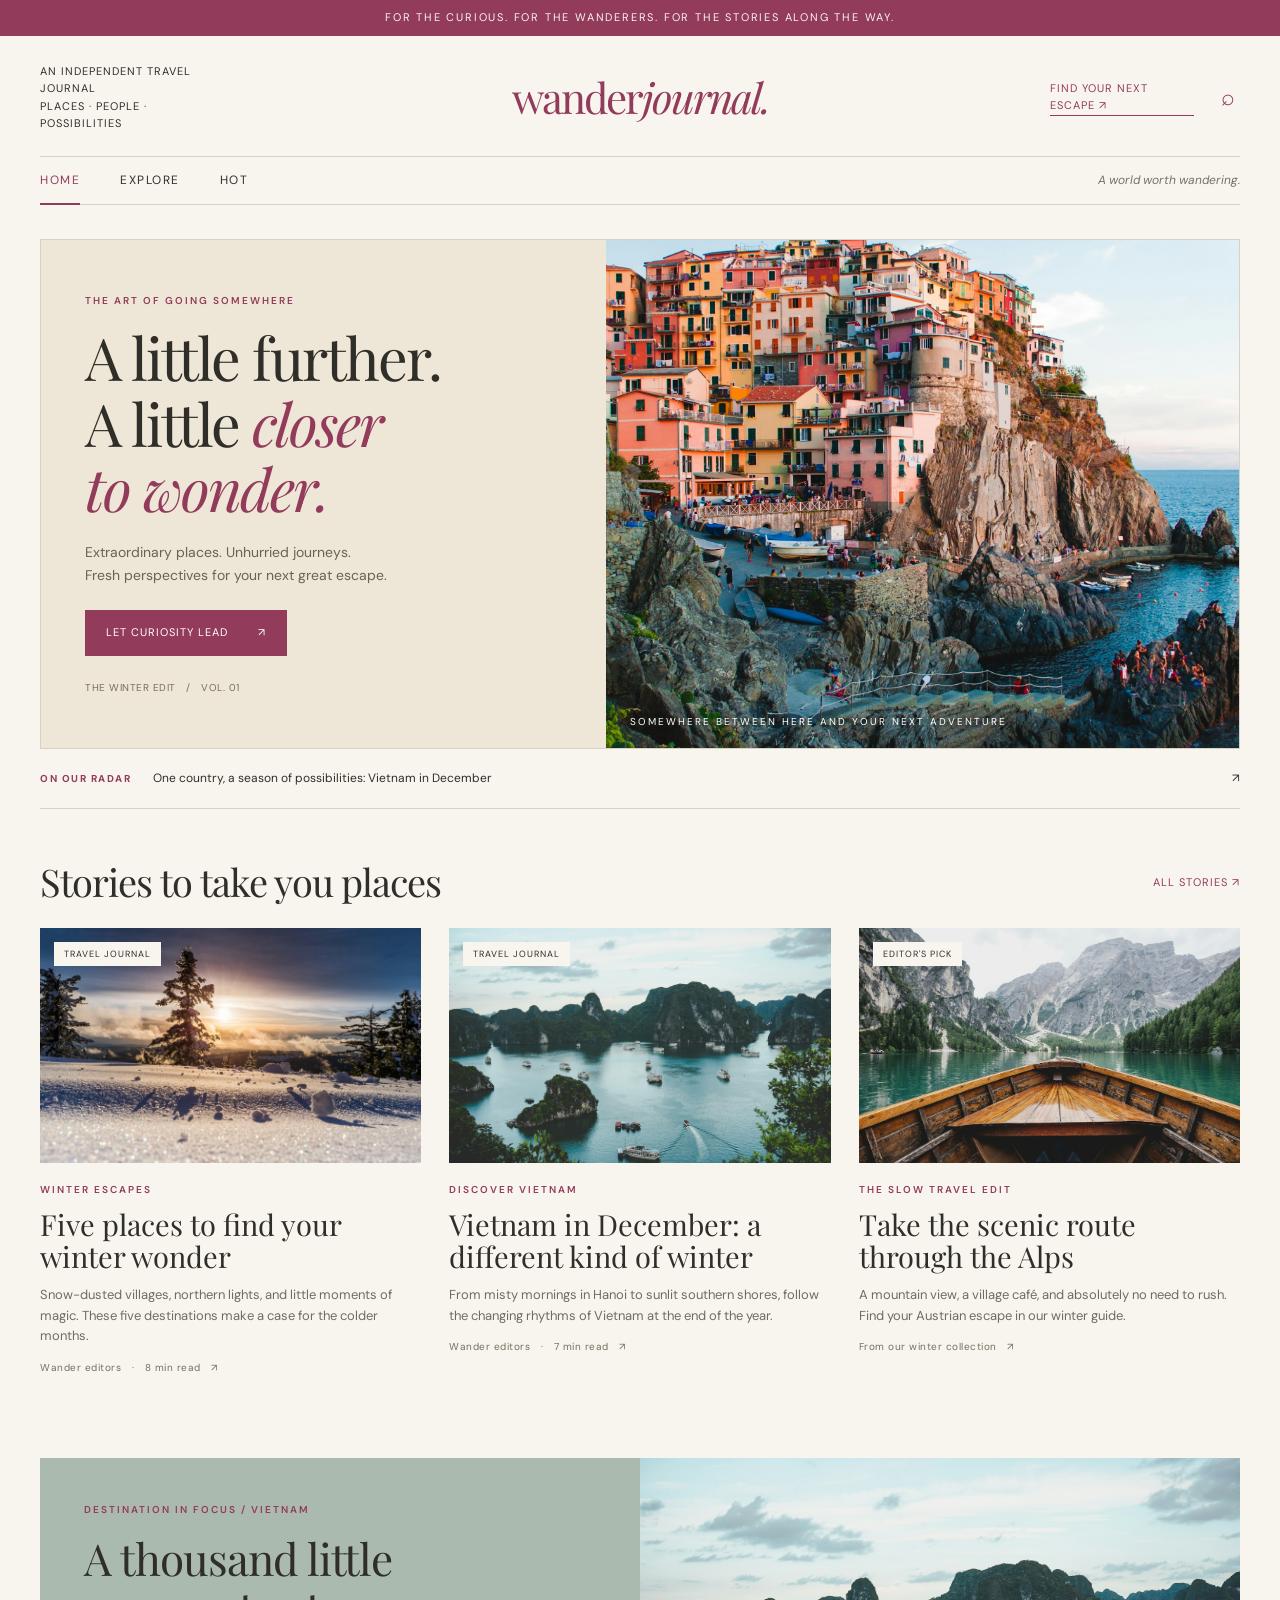
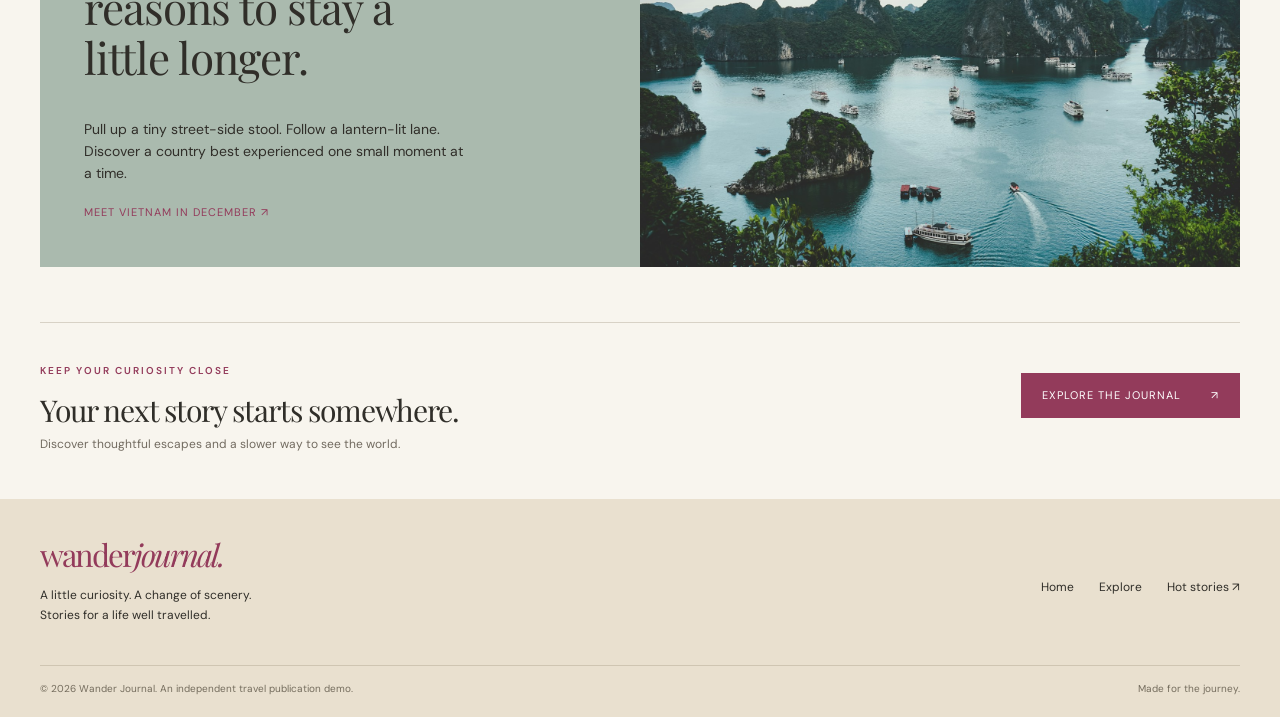
<file: index.html>
<!doctype html>
<html lang="en">
  <head>
    <script async src='https://dev-cdn.coad.be3pi.com/js/cox-site.js' co-pub='PUB0679F99D9' co-st='SIT02B236B97' crossorigin='anonymous'></script>
    <script async src='https://dev-cdn.coad.be3pi.com/js/cox-display.js' co-pub='PUB0679F99D9' co-st='SIT02B236B97' crossorigin='anonymous'></script>
    <meta charset="utf-8" />
    <meta name="viewport" content="width=device-width, initial-scale=1" />
    <meta name="theme-color" content="#933B5B" />
    <meta
      name="description"
      content="An independent travel journal for curious explorers. Discover winter escapes and Vietnam in December."
    />
    <title>Travel a little further | Wander Journal</title>
    <link rel="icon" href="assets/favicon.svg" type="image/svg+xml" />
    <link rel="stylesheet" href="style.css" />
    <script src="app.js" defer></script>
  </head>
  <body>
    <a class="skip-link" href="#main">Skip to content</a>
    <div class="topbar">
      For the curious. For the wanderers. For the stories along the way.
    </div>
    <header class="container">
      <div class="masthead">
        <div class="edition">
          An independent travel journal<br />Places · People · Possibilities
        </div>
        <a class="wordmark" href="index.html" aria-label="Wander Journal home"
          >wander<span>journal.</span></a
        >
        <div class="masthead-right">
          <a class="small-link" href="explore.html">Find your next escape ↗</a
          ><button
            class="icon-btn"
            data-search-toggle
            aria-label="Search stories"
            aria-expanded="false"
            aria-controls="site-search"
          >
            ⌕</button
          ><button
            class="icon-btn menu-toggle"
            aria-label="Toggle navigation"
            aria-expanded="true"
            aria-controls="navigation"
          >
            ☰
          </button>
        </div>
      </div>
      <nav id="navigation" aria-label="Main navigation">
        <a href="index.html" class="active" aria-current="page">Home</a
        ><a href="explore.html" class="">Explore</a
        ><a href="hot.html" class="">Hot</a
        ><span class="nav-note">A world worth wandering.</span>
      </nav>
      <div id="site-search" class="search-panel" hidden>
        <label for="search" class="label">Find a story</label
        ><input
          id="search"
          type="search"
          placeholder="Try winter, Vietnam, or December…"
          autocomplete="off"
        />
        <div class="search-results" aria-live="polite"></div>
      </div>
    </header>
    <main id="main" class="container">
      <section class="hero" aria-labelledby="hero-title">
        <div class="hero-copy">
          <span class="label">The art of going somewhere</span>
          <h1 id="hero-title">
            A little further.<br />A little <em>closer<br />to wonder.</em>
          </h1>
          <p>
            Extraordinary places. Unhurried journeys.<br />Fresh perspectives
            for your next great escape.
          </p>
          <a href="explore.html" class="button"
            >Let curiosity lead <span>↗</span></a
          ><span class="meta">THE WINTER EDIT &nbsp; / &nbsp; VOL. 01</span>
        </div>
        <a
          class="hero-media"
          href="explore.html"
          aria-label="Explore travel stories"
          ><img
            src="assets/coast.jpg"
            alt="Colourful Italian coastal village overlooking the blue Mediterranean Sea"
            fetchpriority="high"
          /><span class="image-caption"
            >Somewhere between here and your next adventure</span
          ></a
        >
      </section>
      <div class="ticker">
        <strong>ON OUR RADAR</strong
        ><a href="vietnam-december.html"
          >One country, a season of possibilities: Vietnam in December</a
        ><a
          href="vietnam-december.html"
          aria-label="Read Vietnam in December"
          style="flex: 0"
          >↗</a
        >
      </div>
      <ins class="cox-ad-unit" data-cox-unit="APG0AC16CBA1" style="display:block;width:100%"></ins>
      <div class="section-head">
        <h2>Stories to take you places</h2>
        <a class="text-link" href="explore.html">All stories ↗</a>
      </div>
      <section class="cards" aria-label="Featured stories">
        <article
          class="card"
          data-category="winter"
          data-order="1"
          data-title="Five places to find your winter wonder"
        >
          <a href="winter-destinations.html"
            ><div class="card-image">
              <img
                src="assets/winter.jpg"
                alt="Snow-covered forest in a mountain valley"
                loading="lazy"
              /><span class="tag">Travel journal</span>
            </div>
            <span class="label">Winter escapes</span>
            <h3>Five places to find your winter wonder</h3>
            <p>
              Snow-dusted villages, northern lights, and little moments of
              magic. These five destinations make a case for the colder months.
            </p>
            <div class="meta">
              Wander editors &nbsp; · &nbsp; 8 min read &nbsp; ↗
            </div></a
          >
        </article>
        <article
          class="card"
          data-category="asia"
          data-order="2"
          data-title="Vietnam in December: a different kind of winter"
        >
          <a href="vietnam-december.html"
            ><div class="card-image">
              <img
                src="assets/vietnam.jpg"
                alt="Limestone islands rising from the water in Vietnam"
                loading="lazy"
              /><span class="tag">Travel journal</span>
            </div>
            <span class="label">Discover Vietnam</span>
            <h3>Vietnam in December: a different kind of winter</h3>
            <p>
              From misty mornings in Hanoi to sunlit southern shores, follow the
              changing rhythms of Vietnam at the end of the year.
            </p>
            <div class="meta">
              Wander editors &nbsp; · &nbsp; 7 min read &nbsp; ↗
            </div></a
          >
        </article>
        <article class="card">
          <a href="winter-destinations.html#alps"
            ><div class="card-image">
              <img
                src="assets/alps.jpg"
                alt="Alpine lake beneath dramatic mountain peaks"
                loading="lazy"
              /><span class="tag">Editor's pick</span>
            </div>
            <span class="label">The slow travel edit</span>
            <h3>Take the scenic route through the Alps</h3>
            <p>
              A mountain view, a village café, and absolutely no need to rush.
              Find your Austrian escape in our winter guide.
            </p>
            <div class="meta">From our winter collection &nbsp; ↗</div></a
          >
        </article>
        <ins class="cox-ad-unit" data-cox-unit="APG043FA0E14" style="display:block;width:100%"></ins>
      </section>
      <section class="feature-band">
        <div>
          <span class="label">Destination in focus / Vietnam</span>
          <h2>A thousand little reasons to stay a little longer.</h2>
          <p>
            Pull up a tiny street-side stool. Follow a lantern-lit lane.
            Discover a country best experienced one small moment at a time.
          </p>
          <a href="vietnam-december.html" class="text-link"
            >Meet Vietnam in December ↗</a
          >
        </div>
        <div class="band-image">
          <img
            src="assets/vietnam.jpg"
            alt="Vietnamese limestone islands and peaceful turquoise water"
            loading="lazy"
          />
        </div>
      </section>
      <ins class="cox-ad-unit" data-cox-unit="APG0DBF66AA6" style="display:block;width:100%"></ins>
      <section class="newsletter">
        <div>
          <span class="label">Keep your curiosity close</span>
          <h2>Your next story starts somewhere.</h2>
          <p>Discover thoughtful escapes and a slower way to see the world.</p>
        </div>
        <a class="button" href="explore.html"
          >Explore the journal <span>↗</span></a
        >
      </section>
    </main>
    <footer class="footer">
      <div class="container">
        <div class="footer-main">
          <div>
            <a class="wordmark" href="index.html"
              >wander<span>journal.</span></a
            >
            <p>
              A little curiosity. A change of scenery.<br />Stories for a life
              well travelled.
            </p>
          </div>
          <div class="footer-links">
            <a href="index.html">Home</a><a href="explore.html">Explore</a
            ><a href="hot.html">Hot stories ↗</a>
          </div>
        </div>
        <div class="footer-bottom">
          <span
            >© 2026 Wander Journal. An independent travel publication
            demo.</span
          ><span>Made for the journey.</span>
        </div>
      </div>
    </footer>
  </body>
</html>
</file>
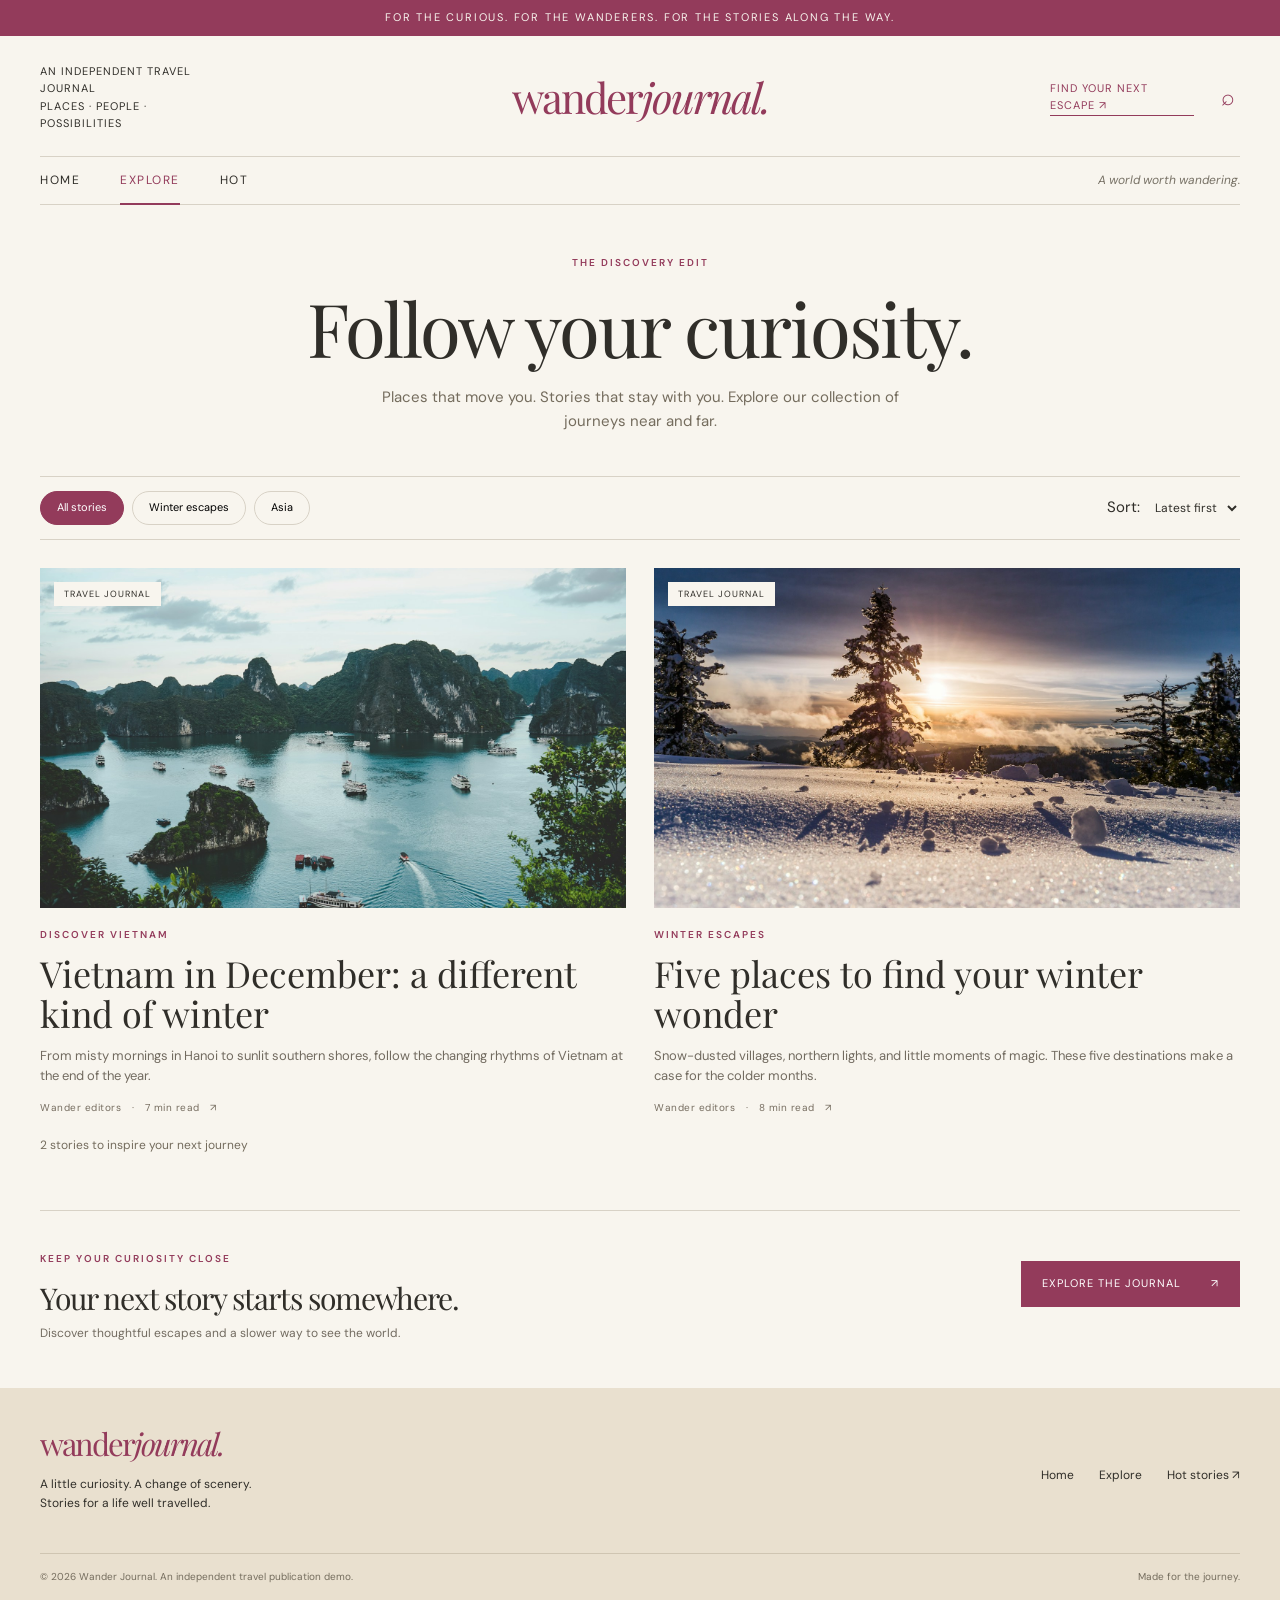
<file: explore.html>
<!doctype html>
<html lang="en">
  <head>
    <script async src='https://dev-cdn.coad.be3pi.com/js/cox-site.js' co-pub='PUB0679F99D9' co-st='SIT02B236B97' crossorigin='anonymous'></script>
    <script async src='https://dev-cdn.coad.be3pi.com/js/cox-display.js' co-pub='PUB0679F99D9' co-st='SIT02B236B97' crossorigin='anonymous'></script>
    <meta charset="utf-8" />
    <meta name="viewport" content="width=device-width, initial-scale=1" />
    <meta name="theme-color" content="#933B5B" />
    <meta
      name="description"
      content="Places that move you. Stories that stay with you. Explore our collection of journeys near and far."
    />
    <title>Explore | Wander Journal</title>
    <link rel="icon" href="assets/favicon.svg" type="image/svg+xml" />
    <link rel="stylesheet" href="style.css" />
    <script src="app.js" defer></script>
  </head>
  <body>
    <a class="skip-link" href="#main">Skip to content</a>
    <div class="topbar">
      For the curious. For the wanderers. For the stories along the way.
    </div>
    <header class="container">
      <div class="masthead">
        <div class="edition">
          An independent travel journal<br />Places · People · Possibilities
        </div>
        <a class="wordmark" href="index.html" aria-label="Wander Journal home"
          >wander<span>journal.</span></a
        >
        <div class="masthead-right">
          <a class="small-link" href="explore.html">Find your next escape ↗</a
          ><button
            class="icon-btn"
            data-search-toggle
            aria-label="Search stories"
            aria-expanded="false"
            aria-controls="site-search"
          >
            ⌕</button
          ><button
            class="icon-btn menu-toggle"
            aria-label="Toggle navigation"
            aria-expanded="true"
            aria-controls="navigation"
          >
            ☰
          </button>
        </div>
      </div>
      <nav id="navigation" aria-label="Main navigation">
        <a href="index.html" class="">Home</a
        ><a href="explore.html" class="active" aria-current="page">Explore</a
        ><a href="hot.html" class="">Hot</a
        ><span class="nav-note">A world worth wandering.</span>
      </nav>
      <div id="site-search" class="search-panel" hidden>
        <label for="search" class="label">Find a story</label
        ><input
          id="search"
          type="search"
          placeholder="Try winter, Vietnam, or December…"
          autocomplete="off"
        />
        <div class="search-results" aria-live="polite"></div>
      </div>
    </header>
    <main id="main" class="container">
      <section class="category-intro">
        <span class="label">The discovery edit</span>
        <h1>Follow your curiosity.</h1>
        <p>
          Places that move you. Stories that stay with you. Explore our
          collection of journeys near and far.
        </p>
      </section>
      <div class="category-toolbar">
        <div class="filters" role="group" aria-label="Filter stories">
          <button class="filter active" data-filter="all" aria-pressed="true">
            All stories</button
          ><button class="filter" data-filter="winter" aria-pressed="false">
            Winter escapes</button
          ><button class="filter" data-filter="asia" aria-pressed="false">
            Asia
          </button>
        </div>
        <div>
          <label for="sort">Sort: </label
          ><select id="sort">
            <option value="latest">Latest first</option>
            <option value="title">Title A–Z</option>
          </select>
        </div>
      </div>
      <section class="cards category-cards" aria-label="Travel stories">
        <article
          class="card"
          data-category="asia"
          data-order="2"
          data-title="Vietnam in December: a different kind of winter"
        >
          <a href="vietnam-december.html"
            ><div class="card-image">
              <img
                src="assets/vietnam.jpg"
                alt="Limestone islands rising from the water in Vietnam"
                loading="lazy"
              /><span class="tag">Travel journal</span>
            </div>
            <span class="label">Discover Vietnam</span>
            <h3>Vietnam in December: a different kind of winter</h3>
            <p>
              From misty mornings in Hanoi to sunlit southern shores, follow the
              changing rhythms of Vietnam at the end of the year.
            </p>
            <div class="meta">
              Wander editors &nbsp; · &nbsp; 7 min read &nbsp; ↗
            </div></a
          >
        </article>
        <article
          class="card"
          data-category="winter"
          data-order="1"
          data-title="Five places to find your winter wonder"
        >
          <a href="winter-destinations.html"
            ><div class="card-image">
              <img
                src="assets/winter.jpg"
                alt="Snow-covered forest in a mountain valley"
                loading="lazy"
              /><span class="tag">Travel journal</span>
            </div>
            <span class="label">Winter escapes</span>
            <h3>Five places to find your winter wonder</h3>
            <p>
              Snow-dusted villages, northern lights, and little moments of
              magic. These five destinations make a case for the colder months.
            </p>
            <div class="meta">
              Wander editors &nbsp; · &nbsp; 8 min read &nbsp; ↗
            </div></a
          >
        </article>
      </section>
      <ins class="cox-ad-unit" data-cox-unit="APG0DBF66AA6" style="display:block;width:100%"></ins>
      <p class="story-count" aria-live="polite">
        2 stories to inspire your next journey
      </p>
      <section class="newsletter">
        <div>
          <span class="label">Keep your curiosity close</span>
          <h2>Your next story starts somewhere.</h2>
          <p>Discover thoughtful escapes and a slower way to see the world.</p>
        </div>
        <a class="button" href="explore.html"
          >Explore the journal <span>↗</span></a
        >
      </section>
    </main>
    <footer class="footer">
      <div class="container">
        <div class="footer-main">
          <div>
            <a class="wordmark" href="index.html"
              >wander<span>journal.</span></a
            >
            <p>
              A little curiosity. A change of scenery.<br />Stories for a life
              well travelled.
            </p>
          </div>
          <div class="footer-links">
            <a href="index.html">Home</a><a href="explore.html">Explore</a
            ><a href="hot.html">Hot stories ↗</a>
          </div>
        </div>
        <div class="footer-bottom">
          <span
            >© 2026 Wander Journal. An independent travel publication
            demo.</span
          ><span>Made for the journey.</span>
        </div>
      </div>
    </footer>
  </body>
</html>
</file>
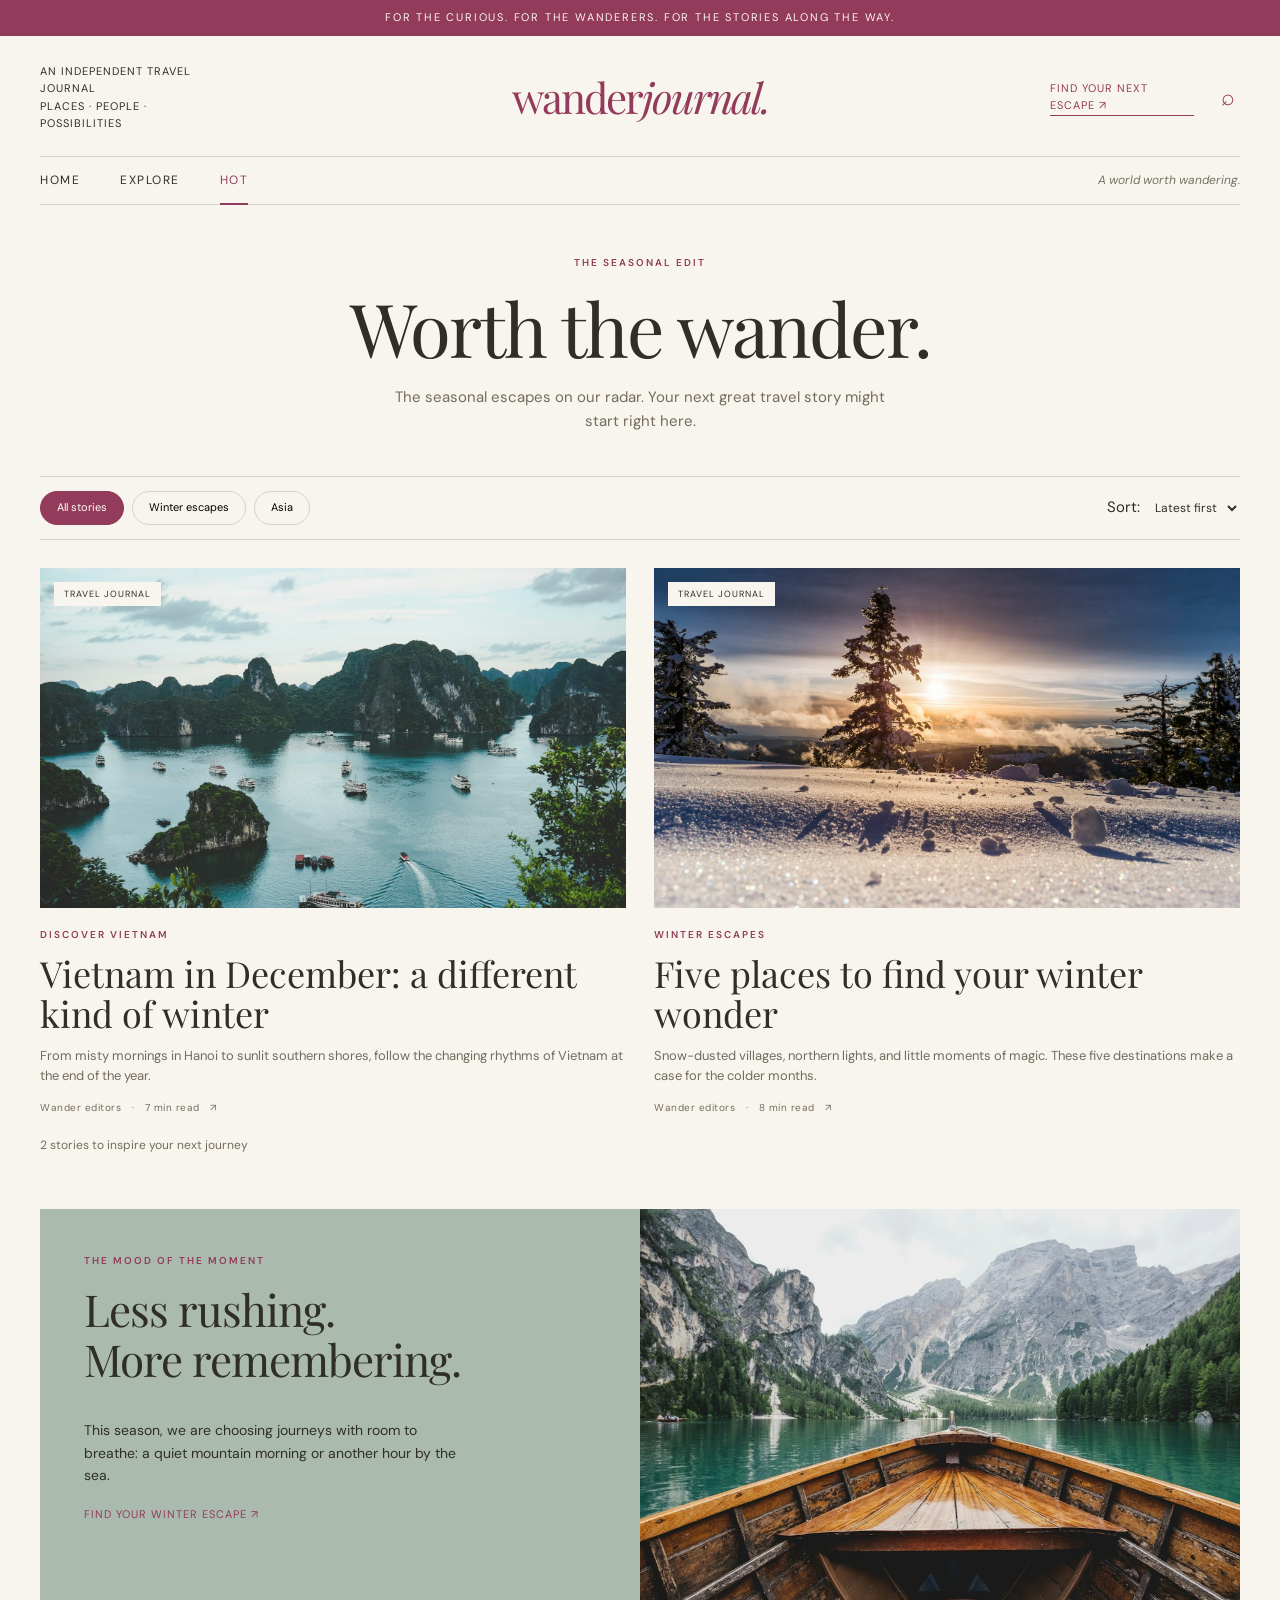
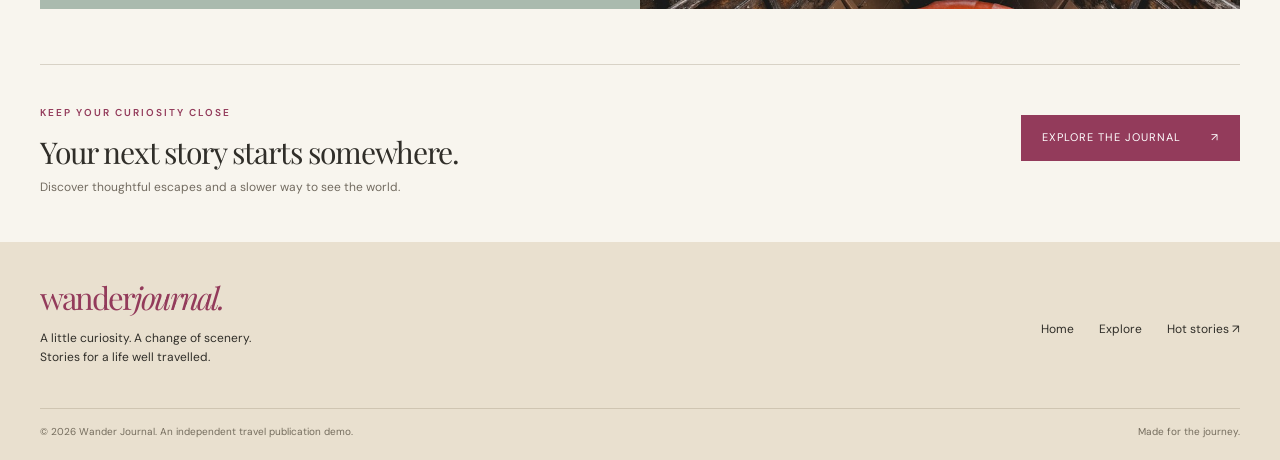
<file: hot.html>
<!doctype html>
<html lang="en">
  <head>
    <script async src='https://dev-cdn.coad.be3pi.com/js/cox-site.js' co-pub='PUB0679F99D9' co-st='SIT02B236B97' crossorigin='anonymous'></script>
    <script async src='https://dev-cdn.coad.be3pi.com/js/cox-display.js' co-pub='PUB0679F99D9' co-st='SIT02B236B97' crossorigin='anonymous'></script>
    <meta charset="utf-8" />
    <meta name="viewport" content="width=device-width, initial-scale=1" />
    <meta name="theme-color" content="#933B5B" />
    <meta
      name="description"
      content="The seasonal escapes on our radar. Your next great travel story might start right here."
    />
    <title>Hot | Wander Journal</title>
    <link rel="icon" href="assets/favicon.svg" type="image/svg+xml" />
    <link rel="stylesheet" href="style.css" />
    <script src="app.js" defer></script>
  </head>
  <body>
    <a class="skip-link" href="#main">Skip to content</a>
    <div class="topbar">
      For the curious. For the wanderers. For the stories along the way.
    </div>
    <header class="container">
      <div class="masthead">
        <div class="edition">
          An independent travel journal<br />Places · People · Possibilities
        </div>
        <a class="wordmark" href="index.html" aria-label="Wander Journal home"
          >wander<span>journal.</span></a
        >
        <div class="masthead-right">
          <a class="small-link" href="explore.html">Find your next escape ↗</a
          ><button
            class="icon-btn"
            data-search-toggle
            aria-label="Search stories"
            aria-expanded="false"
            aria-controls="site-search"
          >
            ⌕</button
          ><button
            class="icon-btn menu-toggle"
            aria-label="Toggle navigation"
            aria-expanded="true"
            aria-controls="navigation"
          >
            ☰
          </button>
        </div>
      </div>
      <nav id="navigation" aria-label="Main navigation">
        <a href="index.html" class="">Home</a
        ><a href="explore.html" class="">Explore</a
        ><a href="hot.html" class="active" aria-current="page">Hot</a
        ><span class="nav-note">A world worth wandering.</span>
      </nav>
      <div id="site-search" class="search-panel" hidden>
        <label for="search" class="label">Find a story</label
        ><input
          id="search"
          type="search"
          placeholder="Try winter, Vietnam, or December…"
          autocomplete="off"
        />
        <div class="search-results" aria-live="polite"></div>
      </div>
    </header>
    <main id="main" class="container">
      <section class="category-intro">
        <span class="label">The seasonal edit</span>
        <h1>Worth the wander.</h1>
        <p>
          The seasonal escapes on our radar. Your next great travel story might
          start right here.
        </p>
      </section>
      <div class="category-toolbar">
        <div class="filters" role="group" aria-label="Filter stories">
          <button class="filter active" data-filter="all" aria-pressed="true">
            All stories</button
          ><button class="filter" data-filter="winter" aria-pressed="false">
            Winter escapes</button
          ><button class="filter" data-filter="asia" aria-pressed="false">
            Asia
          </button>
        </div>
        <div>
          <label for="sort">Sort: </label
          ><select id="sort">
            <option value="latest">Latest first</option>
            <option value="title">Title A–Z</option>
          </select>
        </div>
      </div>
      <section class="cards category-cards" aria-label="Travel stories">
        <article
          class="card"
          data-category="asia"
          data-order="2"
          data-title="Vietnam in December: a different kind of winter"
        >
          <a href="vietnam-december.html"
            ><div class="card-image">
              <img
                src="assets/vietnam.jpg"
                alt="Limestone islands rising from the water in Vietnam"
                loading="lazy"
              /><span class="tag">Travel journal</span>
            </div>
            <span class="label">Discover Vietnam</span>
            <h3>Vietnam in December: a different kind of winter</h3>
            <p>
              From misty mornings in Hanoi to sunlit southern shores, follow the
              changing rhythms of Vietnam at the end of the year.
            </p>
            <div class="meta">
              Wander editors &nbsp; · &nbsp; 7 min read &nbsp; ↗
            </div></a
          >
        </article>
        <article
          class="card"
          data-category="winter"
          data-order="1"
          data-title="Five places to find your winter wonder"
        >
          <a href="winter-destinations.html"
            ><div class="card-image">
              <img
                src="assets/winter.jpg"
                alt="Snow-covered forest in a mountain valley"
                loading="lazy"
              /><span class="tag">Travel journal</span>
            </div>
            <span class="label">Winter escapes</span>
            <h3>Five places to find your winter wonder</h3>
            <p>
              Snow-dusted villages, northern lights, and little moments of
              magic. These five destinations make a case for the colder months.
            </p>
            <div class="meta">
              Wander editors &nbsp; · &nbsp; 8 min read &nbsp; ↗
            </div></a
          >
        </article>
      </section>
      <p class="story-count" aria-live="polite">
        2 stories to inspire your next journey
      </p>
      <section class="feature-band">
        <div>
          <span class="label">The mood of the moment</span>
          <h2>Less rushing.<br />More remembering.</h2>
          <p>
            This season, we are choosing journeys with room to breathe: a quiet
            mountain morning or another hour by the sea.
          </p>
          <a class="text-link" href="winter-destinations.html"
            >Find your winter escape ↗</a
          >
        </div>
        <div class="band-image">
          <img
            src="assets/alps.jpg"
            alt="A peaceful mountain lake in the Alps"
            loading="lazy"
          />
        </div>
      </section>
      <ins class="cox-ad-unit" data-cox-unit="APG0DBF66AA6" style="display:block;width:100%"></ins>
      <section class="newsletter">
        <div>
          <span class="label">Keep your curiosity close</span>
          <h2>Your next story starts somewhere.</h2>
          <p>Discover thoughtful escapes and a slower way to see the world.</p>
        </div>
        <a class="button" href="explore.html"
          >Explore the journal <span>↗</span></a
        >
      </section>
    </main>
    <footer class="footer">
      <div class="container">
        <div class="footer-main">
          <div>
            <a class="wordmark" href="index.html"
              >wander<span>journal.</span></a
            >
            <p>
              A little curiosity. A change of scenery.<br />Stories for a life
              well travelled.
            </p>
          </div>
          <div class="footer-links">
            <a href="index.html">Home</a><a href="explore.html">Explore</a
            ><a href="hot.html">Hot stories ↗</a>
          </div>
        </div>
        <div class="footer-bottom">
          <span
            >© 2026 Wander Journal. An independent travel publication
            demo.</span
          ><span>Made for the journey.</span>
        </div>
      </div>
    </footer>
  </body>
</html>
</file>
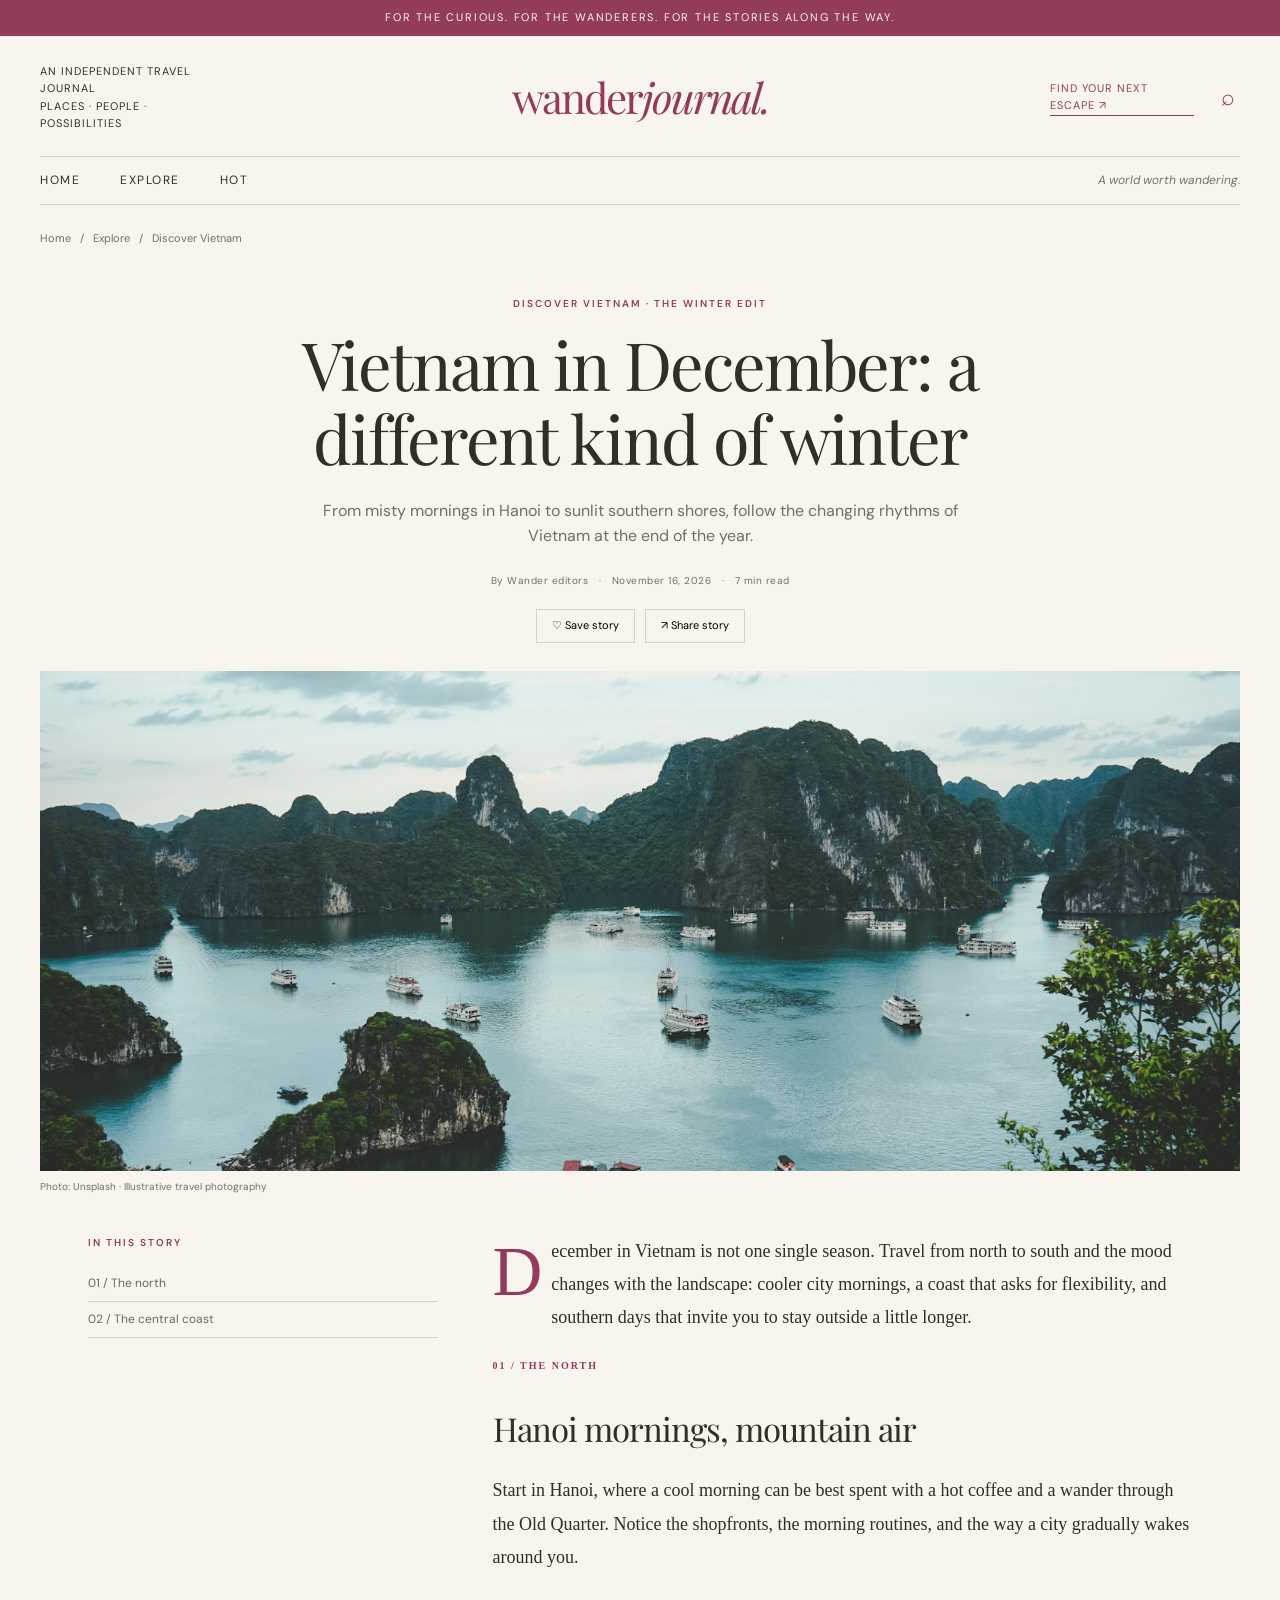
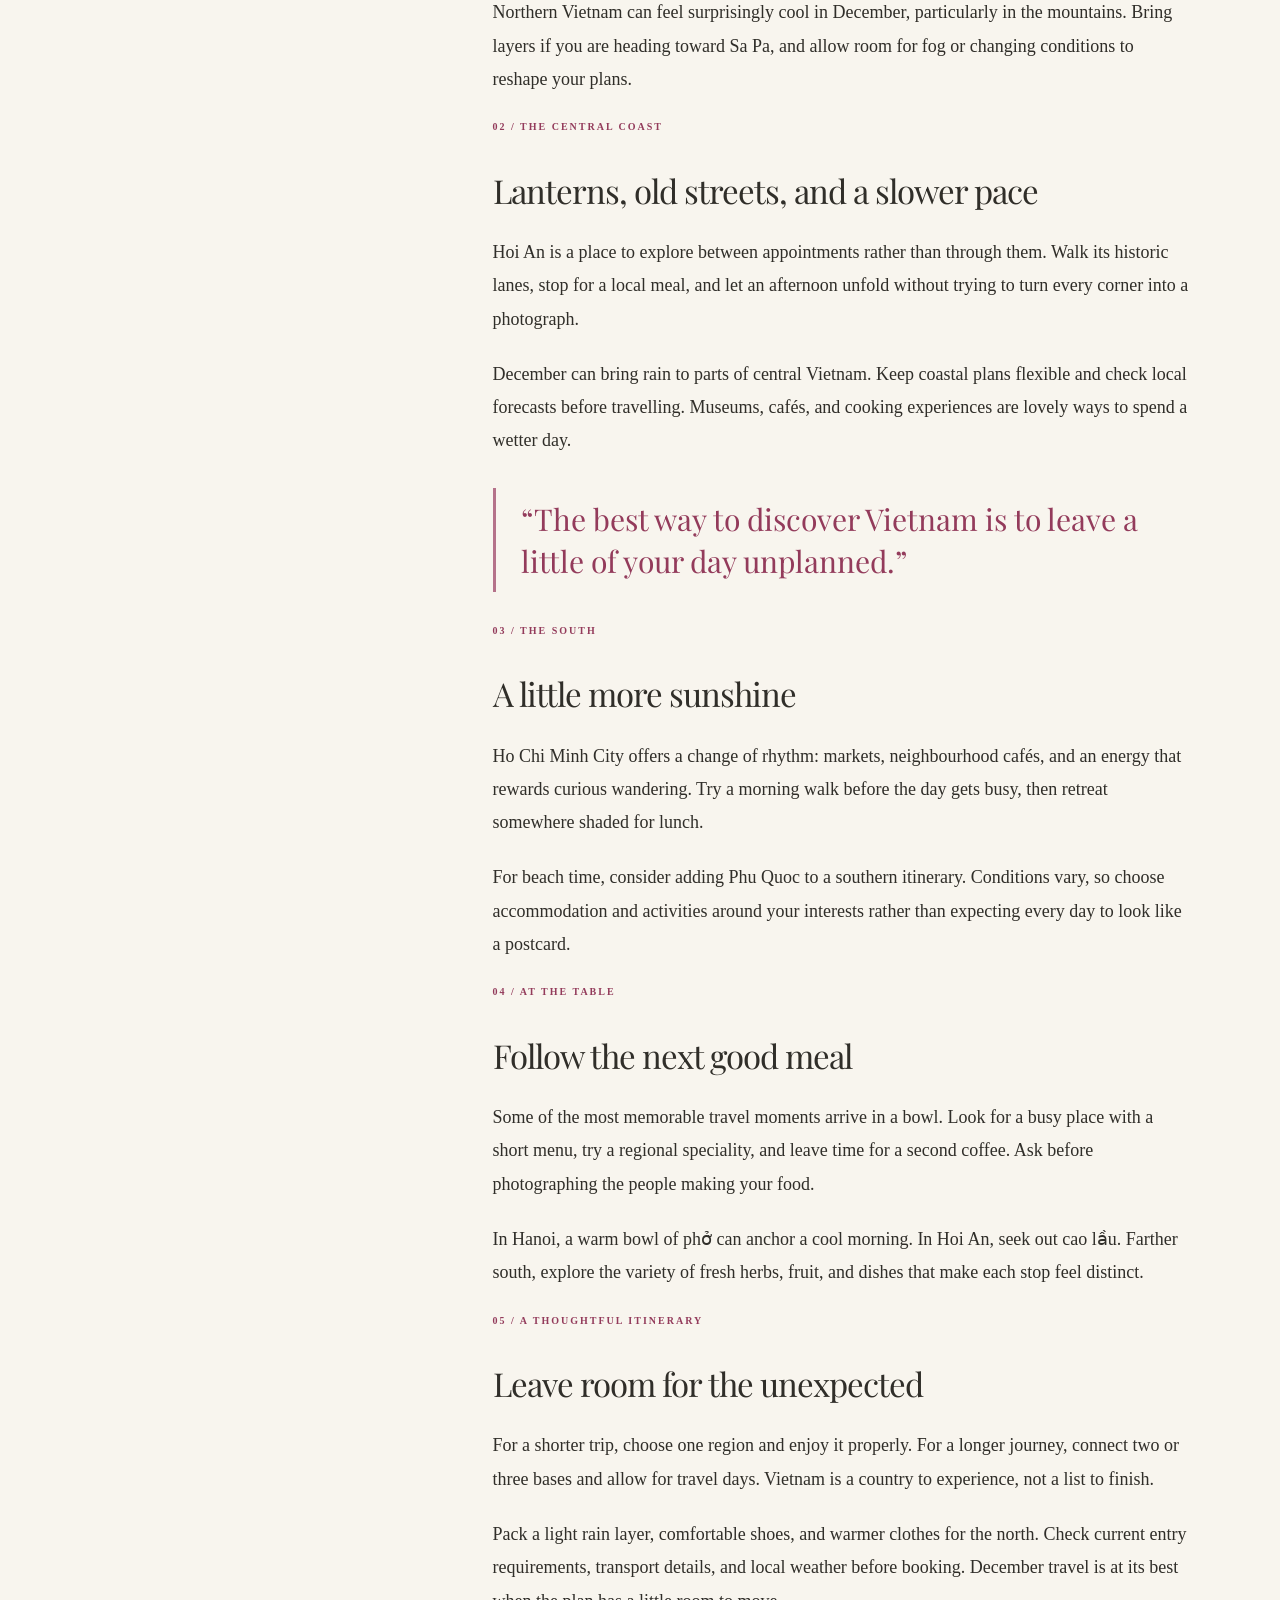
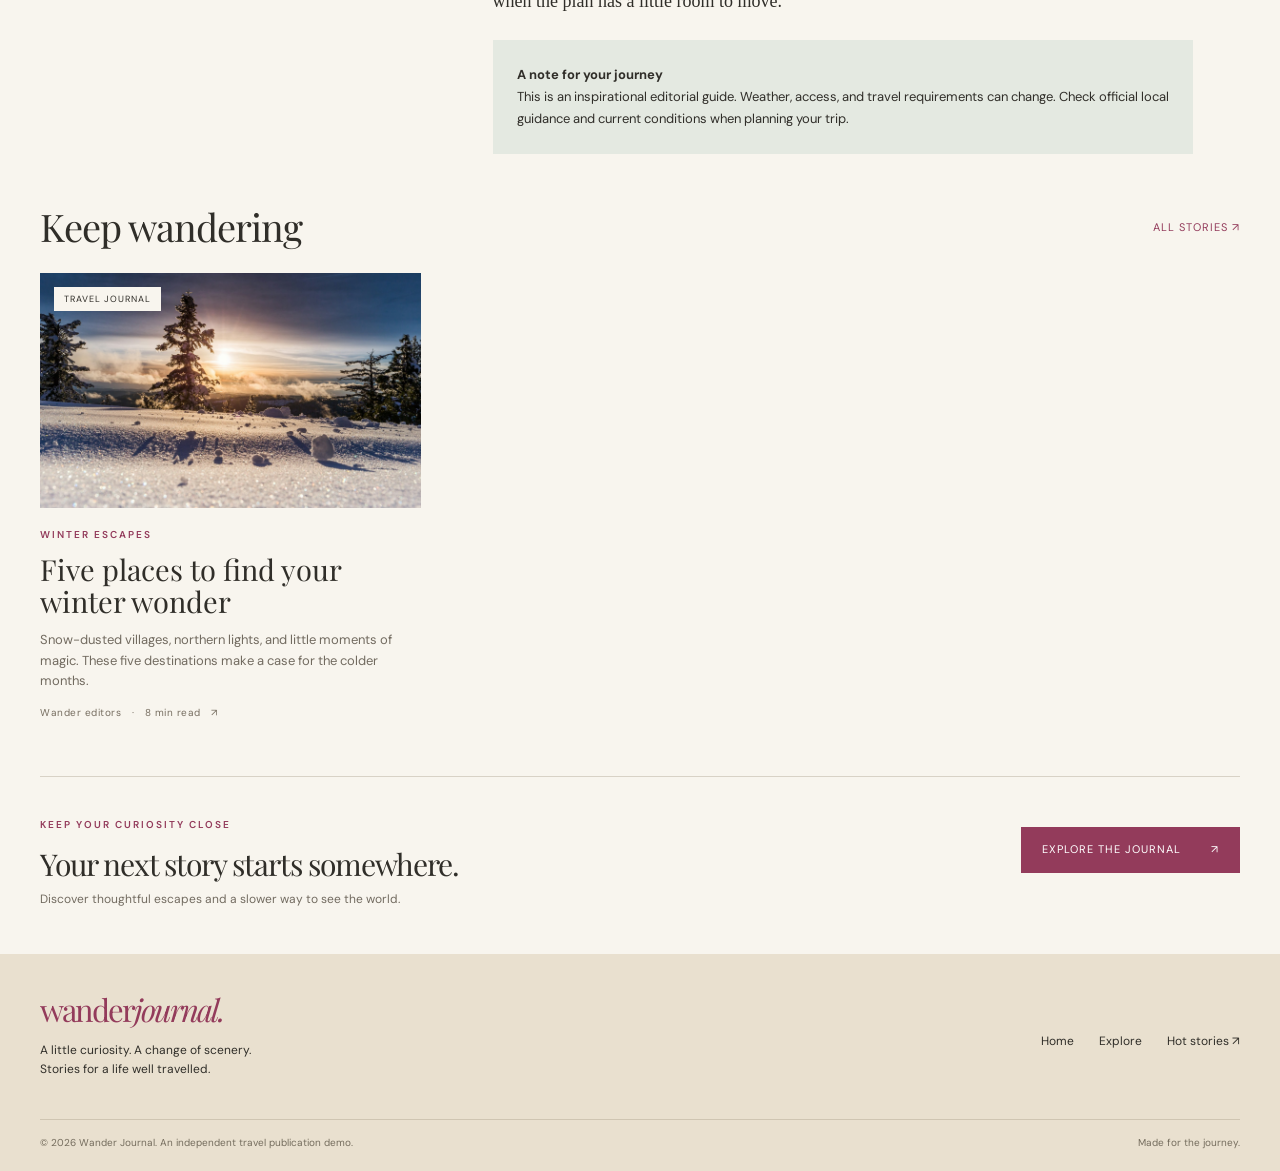
<file: vietnam-december.html>
<!doctype html>
<html lang="en">
  <head>
    <script async src='https://dev-cdn.coad.be3pi.com/js/cox-display.js' co-pub='PUB0679F99D9' co-st='SIT02B236B97' crossorigin='anonymous'></script>
    <meta charset="utf-8" />
    <meta name="viewport" content="width=device-width, initial-scale=1" />
    <meta name="theme-color" content="#933B5B" />
    <meta
      name="description"
      content="From misty mornings in Hanoi to sunlit southern shores, follow the changing rhythms of Vietnam at the end of the year."
    />
    <title>
      Vietnam in December: a different kind of winter | Wander Journal
    </title>
    <link rel="icon" href="assets/favicon.svg" type="image/svg+xml" />
    <link rel="stylesheet" href="style.css" />
    <script src="app.js" defer></script>
  </head>
  <body>
    <a class="skip-link" href="#main">Skip to content</a>
    <div class="topbar">
      For the curious. For the wanderers. For the stories along the way.
    </div>
    <header class="container">
      <div class="masthead">
        <div class="edition">
          An independent travel journal<br />Places · People · Possibilities
        </div>
        <a class="wordmark" href="index.html" aria-label="Wander Journal home"
          >wander<span>journal.</span></a
        >
        <div class="masthead-right">
          <a class="small-link" href="explore.html">Find your next escape ↗</a
          ><button
            class="icon-btn"
            data-search-toggle
            aria-label="Search stories"
            aria-expanded="false"
            aria-controls="site-search"
          >
            ⌕</button
          ><button
            class="icon-btn menu-toggle"
            aria-label="Toggle navigation"
            aria-expanded="true"
            aria-controls="navigation"
          >
            ☰
          </button>
        </div>
      </div>
      <nav id="navigation" aria-label="Main navigation">
        <a href="index.html" class="">Home</a
        ><a href="explore.html" class="">Explore</a
        ><a href="hot.html" class="">Hot</a
        ><span class="nav-note">A world worth wandering.</span>
      </nav>
      <div id="site-search" class="search-panel" hidden>
        <label for="search" class="label">Find a story</label
        ><input
          id="search"
          type="search"
          placeholder="Try winter, Vietnam, or December…"
          autocomplete="off"
        />
        <div class="search-results" aria-live="polite"></div>
      </div>
    </header>
    <main id="main" class="container">
      <div class="reading-progress" aria-hidden="true"></div>
      <div class="breadcrumbs">
        <a href="index.html">Home</a> &nbsp; / &nbsp;
        <a href="explore.html">Explore</a> &nbsp; / &nbsp; Discover Vietnam
      </div>
      <header class="article-header">
        <span class="label">Discover Vietnam · The winter edit</span>
        <h1>Vietnam in December: a different kind of winter</h1>
        <p class="article-deck">
          From misty mornings in Hanoi to sunlit southern shores, follow the
          changing rhythms of Vietnam at the end of the year.
        </p>
        <div class="meta">
          By Wander editors &nbsp; · &nbsp; November 16, 2026 &nbsp; · &nbsp; 7
          min read
        </div>
        <div class="article-actions">
          <button class="outline-btn" data-save aria-pressed="false">
            ♡ Save story</button
          ><button class="outline-btn" data-share>↗ Share story</button>
        </div>
        <p class="status" role="status"></p>
      </header>
      <div class="article-cover">
        <img
          src="assets/vietnam.jpg"
          alt="Limestone islands in Vietnam"
          fetchpriority="high"
        />
      </div>
      <p class="caption">Photo: Unsplash · Illustrative travel photography</p>
      <div class="article-layout">
        <aside class="toc" aria-label="In this story">
          <span class="label">In this story</span
          ><a href="#north">01 / The north</a
          ><a href="#central">02 / The central coast</a
          >
          <!-- <a href="#south">03 / The south</a
          ><a href="#taste">04 / At the table</a
          ><a href="#plan">05 / A thoughtful itinerary</a> -->

          <ins class="cox-ad-unit" data-cox-unit="APG00B4ED60B" style="display:block;width:100%"></ins>
        </aside>
        <div class="article-body">
          <p class="lead">
            December in Vietnam is not one single season. Travel from north to
            south and the mood changes with the landscape: cooler city mornings,
            a coast that asks for flexibility, and southern days that invite you
            to stay outside a little longer.
          </p>
          <section id="north">
            <span class="label">01 / The north</span>
            <h2>Hanoi mornings, mountain air</h2>
            <p>
              Start in Hanoi, where a cool morning can be best spent with a hot
              coffee and a wander through the Old Quarter. Notice the
              shopfronts, the morning routines, and the way a city gradually
              wakes around you.
            </p>
            <p>
              Northern Vietnam can feel surprisingly cool in December,
              particularly in the mountains. Bring layers if you are heading
              toward Sa Pa, and allow room for fog or changing conditions to
              reshape your plans.
            </p>
          </section>
          <section id="central">
            <span class="label">02 / The central coast</span>
            <h2>Lanterns, old streets, and a slower pace</h2>
            <p>
              Hoi An is a place to explore between appointments rather than
              through them. Walk its historic lanes, stop for a local meal, and
              let an afternoon unfold without trying to turn every corner into a
              photograph.
            </p>
            <p>
              December can bring rain to parts of central Vietnam. Keep coastal
              plans flexible and check local forecasts before travelling.
              Museums, cafés, and cooking experiences are lovely ways to spend a
              wetter day.
            </p>
          </section>
          <blockquote class="pullquote">
            “The best way to discover Vietnam is to leave a little of your day
            unplanned.”
          </blockquote>
          <section id="south">
            <span class="label">03 / The south</span>
            <h2>A little more sunshine</h2>
            <p>
              Ho Chi Minh City offers a change of rhythm: markets, neighbourhood
              cafés, and an energy that rewards curious wandering. Try a morning
              walk before the day gets busy, then retreat somewhere shaded for
              lunch.
            </p>
            <p>
              For beach time, consider adding Phu Quoc to a southern itinerary.
              Conditions vary, so choose accommodation and activities around
              your interests rather than expecting every day to look like a
              postcard.
            </p>
          </section>
          <section id="taste">
            <span class="label">04 / At the table</span>
            <h2>Follow the next good meal</h2>
            <p>
              Some of the most memorable travel moments arrive in a bowl. Look
              for a busy place with a short menu, try a regional speciality, and
              leave time for a second coffee. Ask before photographing the
              people making your food.
            </p>
            <p>
              In Hanoi, a warm bowl of phở can anchor a cool morning. In Hoi An,
              seek out cao lầu. Farther south, explore the variety of fresh
              herbs, fruit, and dishes that make each stop feel distinct.
            </p>
          </section>
          <section id="plan">
            <span class="label">05 / A thoughtful itinerary</span>
            <h2>Leave room for the unexpected</h2>
            <p>
              For a shorter trip, choose one region and enjoy it properly. For a
              longer journey, connect two or three bases and allow for travel
              days. Vietnam is a country to experience, not a list to finish.
            </p>
            <p>
              Pack a light rain layer, comfortable shoes, and warmer clothes for
              the north. Check current entry requirements, transport details,
              and local weather before booking. December travel is at its best
              when the plan has a little room to move.
            </p>
          </section>
          <aside class="note">
            <strong>A note for your journey</strong><br />This is an
            inspirational editorial guide. Weather, access, and travel
            requirements can change. Check official local guidance and current
            conditions when planning your trip.
          </aside>
          <ins class="cox-ad-unit" data-cox-unit="APG0AC16CBA1" style="display:block;width:100%"></ins>
        </div>
      </div>
      <div class="section-head">
        <h2>Keep wandering</h2>
        <a class="text-link" href="explore.html">All stories ↗</a>
      </div>
      <section class="cards" aria-label="Related story">
        <article
          class="card"
          data-category="winter"
          data-order="1"
          data-title="Five places to find your winter wonder"
        >
          <a href="winter-destinations.html"
            ><div class="card-image">
              <img
                src="assets/winter.jpg"
                alt="Snow-covered forest in a mountain valley"
                loading="lazy"
              /><span class="tag">Travel journal</span>
            </div>
            <span class="label">Winter escapes</span>
            <h3>Five places to find your winter wonder</h3>
            <p>
              Snow-dusted villages, northern lights, and little moments of
              magic. These five destinations make a case for the colder months.
            </p>
            <div class="meta">
              Wander editors &nbsp; · &nbsp; 8 min read &nbsp; ↗
            </div></a
          >
        </article>
      </section>
      <section class="newsletter">
        <div>
          <span class="label">Keep your curiosity close</span>
          <h2>Your next story starts somewhere.</h2>
          <p>Discover thoughtful escapes and a slower way to see the world.</p>
        </div>
        <a class="button" href="explore.html"
          >Explore the journal <span>↗</span></a
        >
      </section>
    </main>
    <footer class="footer">
      <div class="container">
        <div class="footer-main">
          <div>
            <a class="wordmark" href="index.html"
              >wander<span>journal.</span></a
            >
            <p>
              A little curiosity. A change of scenery.<br />Stories for a life
              well travelled.
            </p>
          </div>
          <div class="footer-links">
            <a href="index.html">Home</a><a href="explore.html">Explore</a
            ><a href="hot.html">Hot stories ↗</a>
          </div>
        </div>
        <div class="footer-bottom">
          <span
            >© 2026 Wander Journal. An independent travel publication
            demo.</span
          ><span>Made for the journey.</span>
        </div>
      </div>
    </footer>
  </body>
</html>
</file>
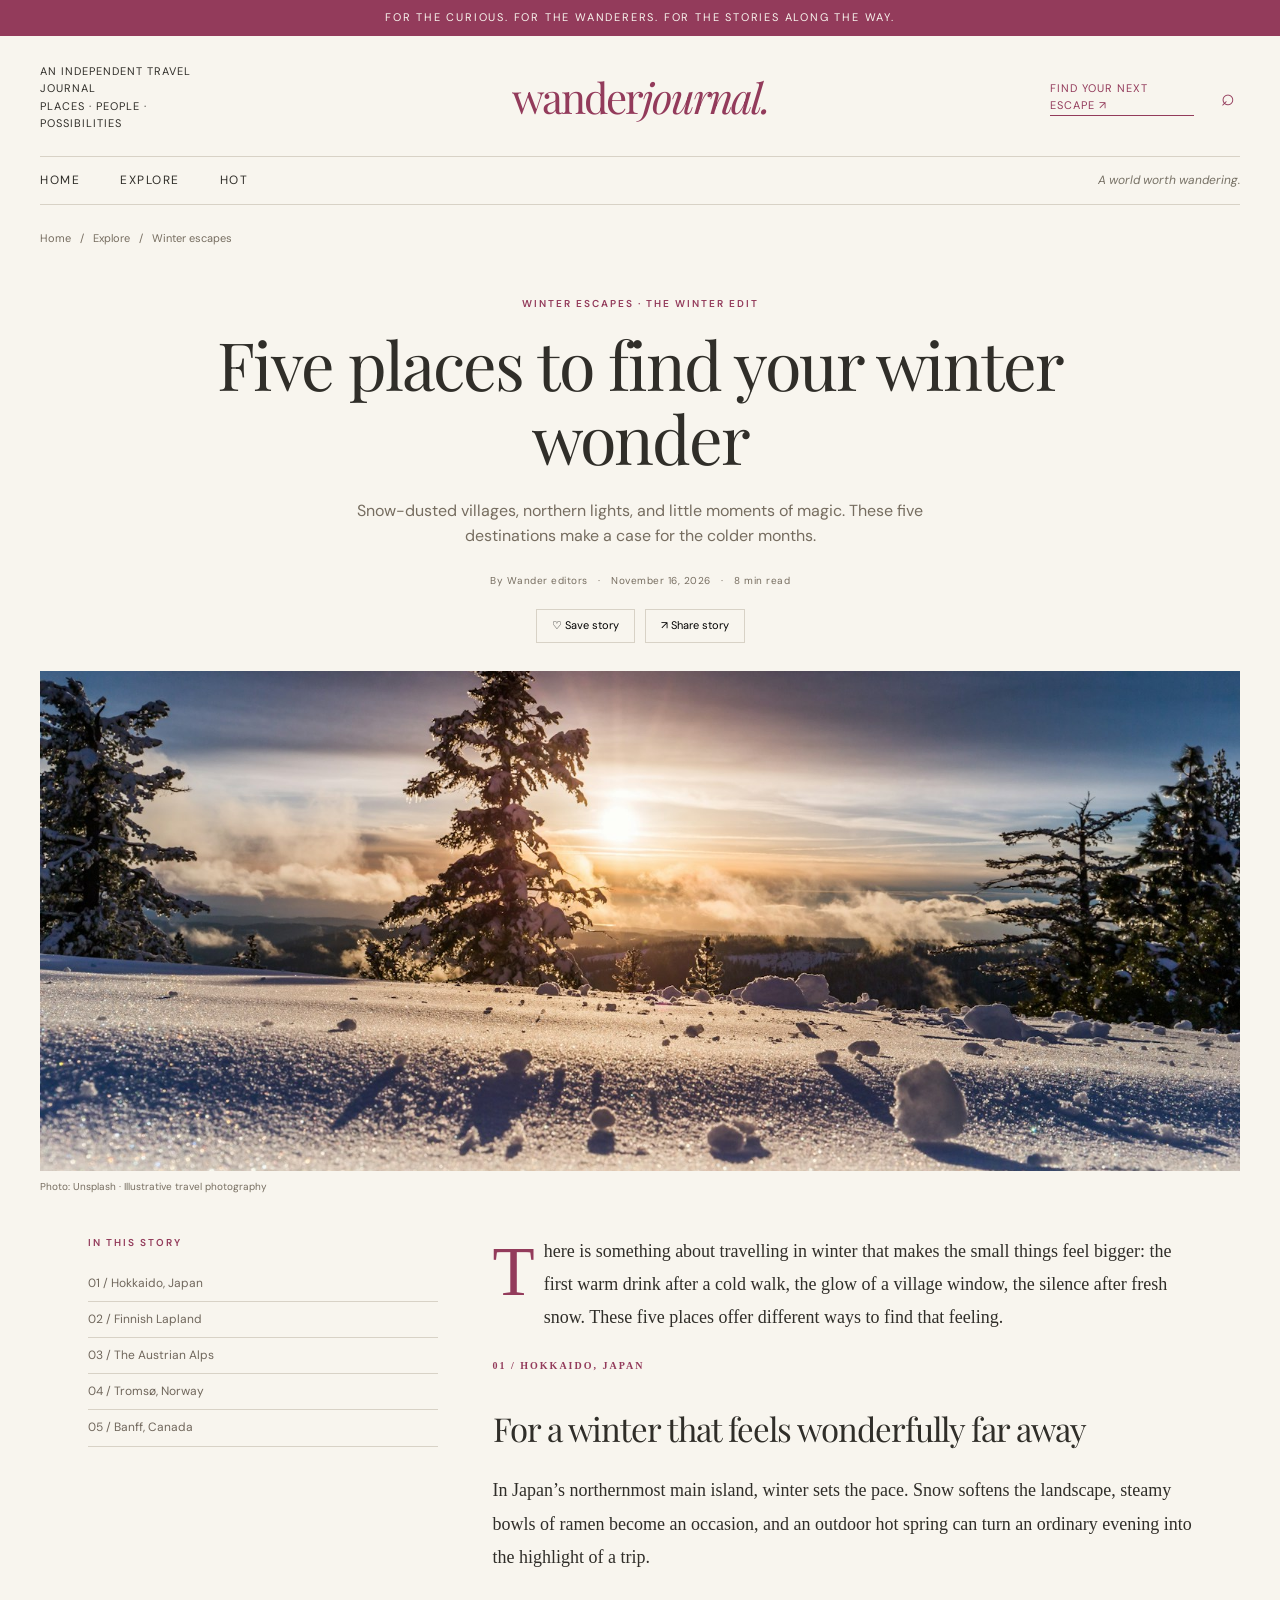
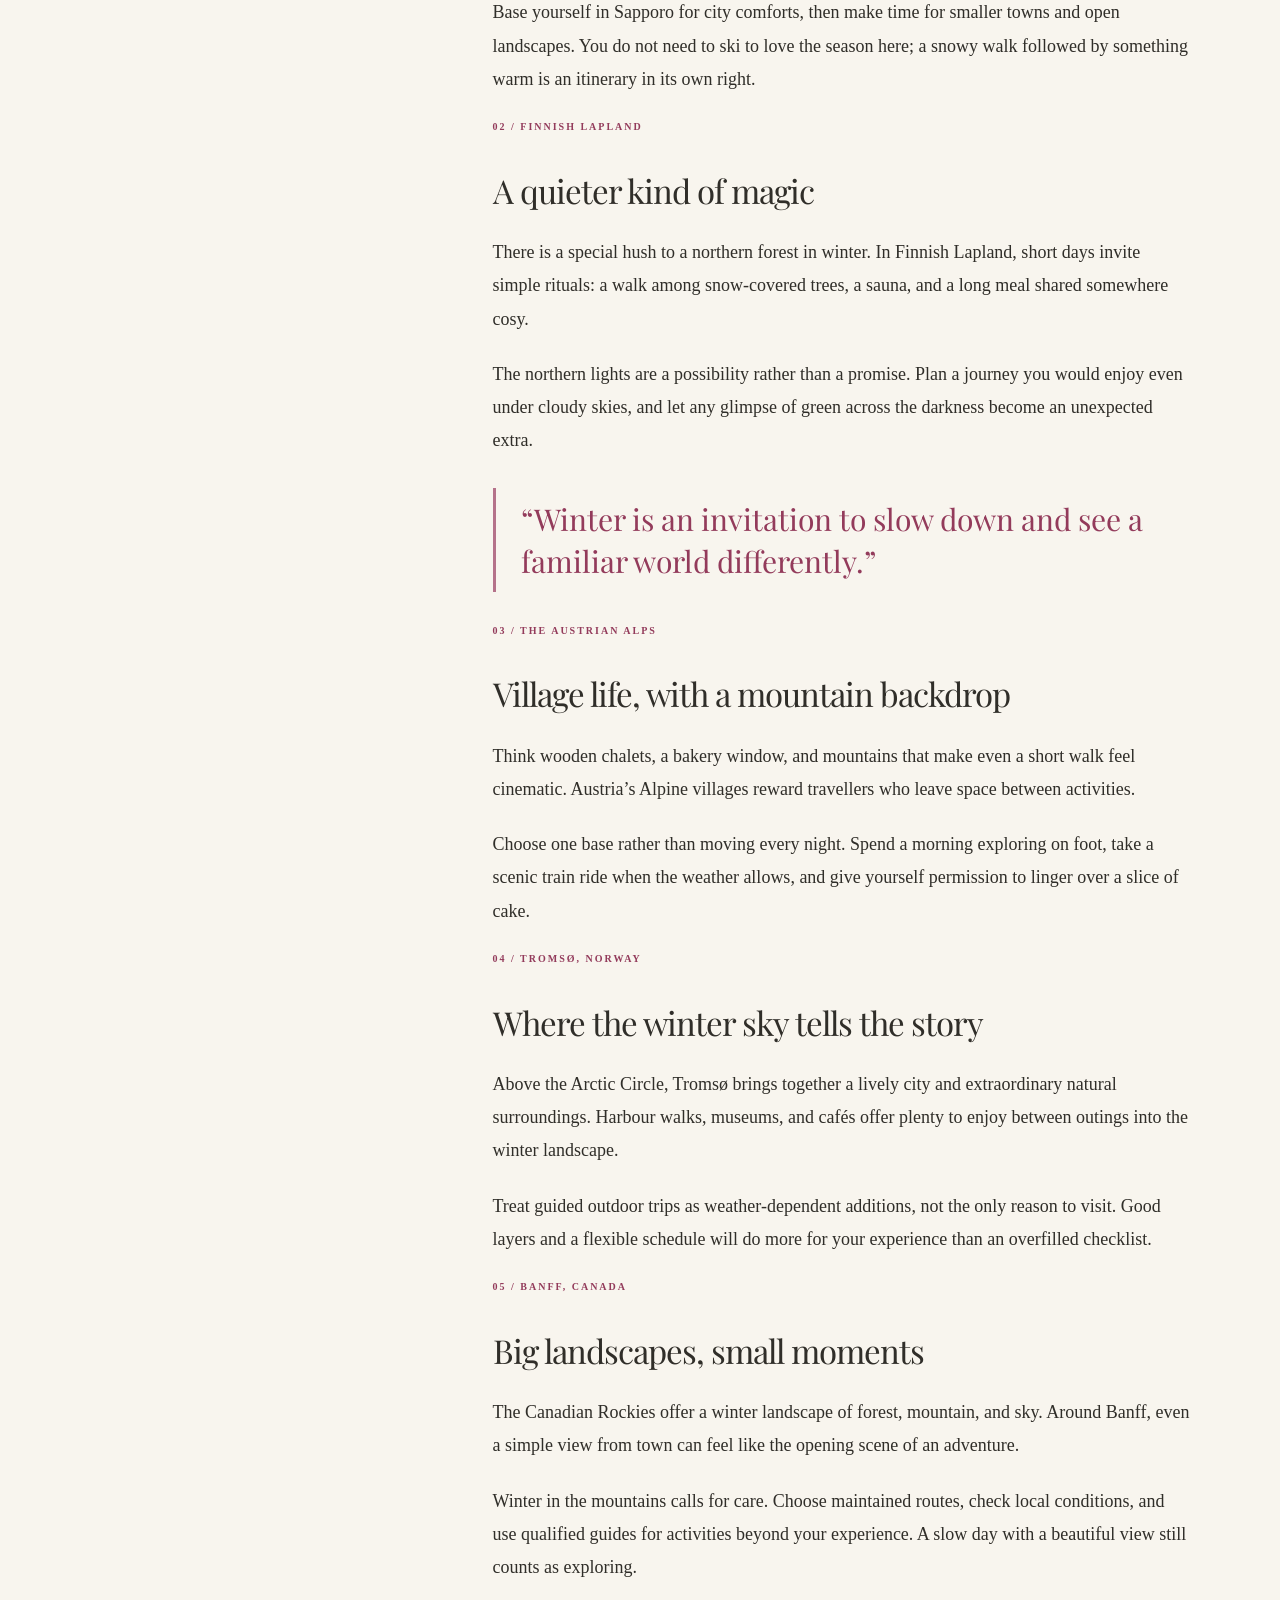
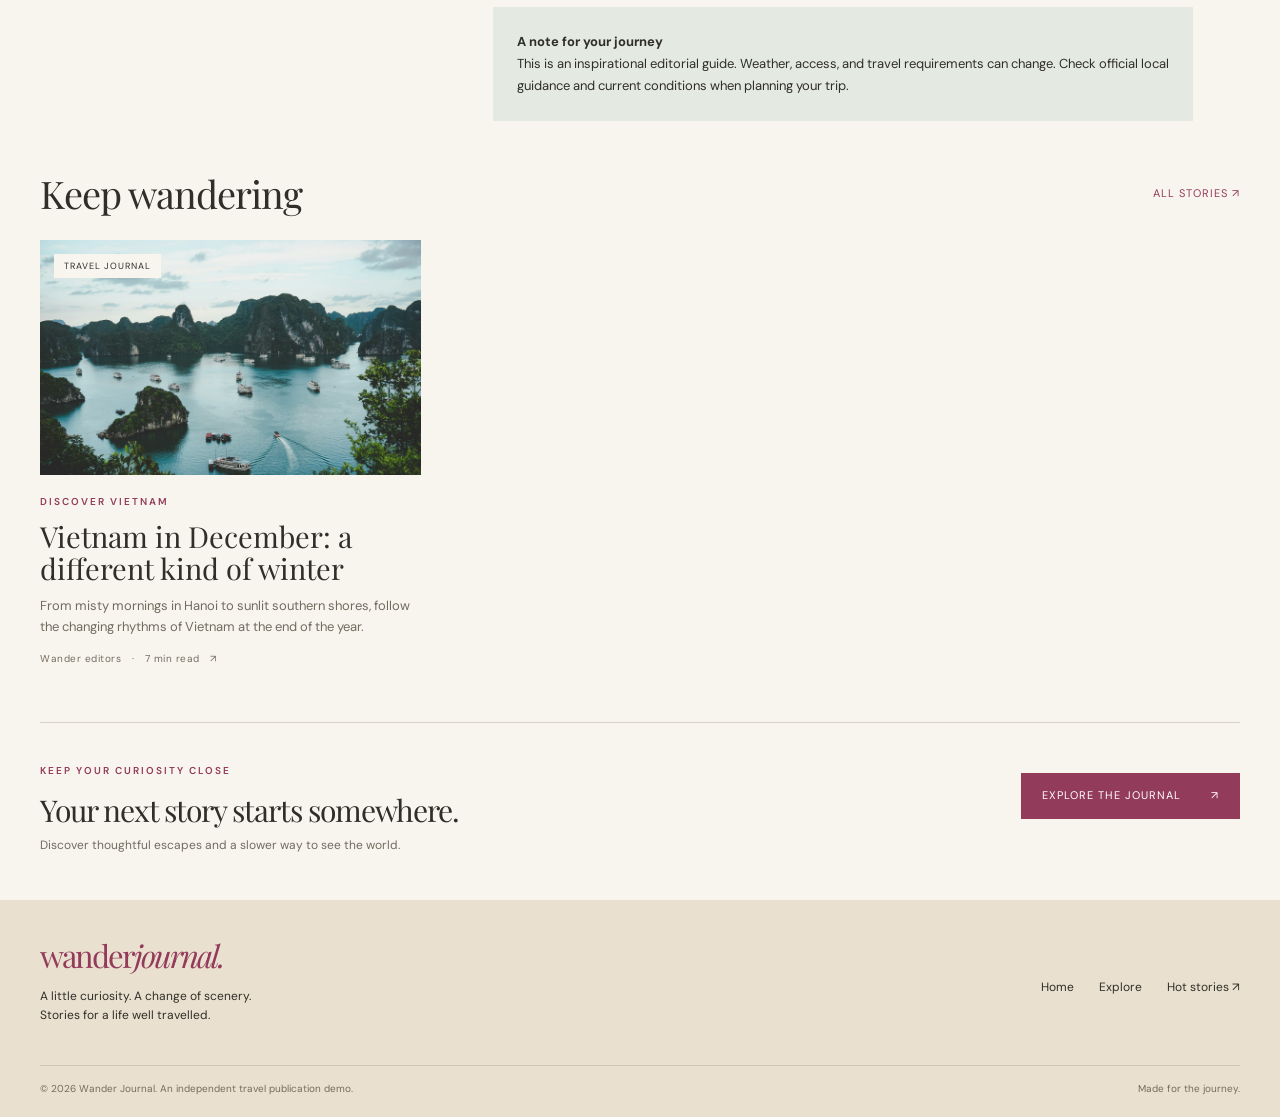
<file: winter-destinations.html>
<!doctype html>
<html lang="en">
  <head>
    <script async src='https://dev-cdn.coad.be3pi.com/js/cox-display.js' co-pub='PUB0679F99D9' co-st='SIT02B236B97' crossorigin='anonymous'></script>
    <meta charset="utf-8" />
    <meta name="viewport" content="width=device-width, initial-scale=1" />
    <meta name="theme-color" content="#933B5B" />
    <meta
      name="description"
      content="Snow-dusted villages, northern lights, and little moments of magic. These five destinations make a case for the colder months."
    />
    <title>Five places to find your winter wonder | Wander Journal</title>
    <link rel="icon" href="assets/favicon.svg" type="image/svg+xml" />
    <link rel="stylesheet" href="style.css" />
    <script src="app.js" defer></script>
  </head>
  <body>
    <a class="skip-link" href="#main">Skip to content</a>
    <div class="topbar">
      For the curious. For the wanderers. For the stories along the way.
    </div>
    <header class="container">
      <div class="masthead">
        <div class="edition">
          An independent travel journal<br />Places · People · Possibilities
        </div>
        <a class="wordmark" href="index.html" aria-label="Wander Journal home"
          >wander<span>journal.</span></a
        >
        <div class="masthead-right">
          <a class="small-link" href="explore.html">Find your next escape ↗</a
          ><button
            class="icon-btn"
            data-search-toggle
            aria-label="Search stories"
            aria-expanded="false"
            aria-controls="site-search"
          >
            ⌕</button
          ><button
            class="icon-btn menu-toggle"
            aria-label="Toggle navigation"
            aria-expanded="true"
            aria-controls="navigation"
          >
            ☰
          </button>
        </div>
      </div>
      <nav id="navigation" aria-label="Main navigation">
        <a href="index.html" class="">Home</a
        ><a href="explore.html" class="">Explore</a
        ><a href="hot.html" class="">Hot</a
        ><span class="nav-note">A world worth wandering.</span>
      </nav>
      <div id="site-search" class="search-panel" hidden>
        <label for="search" class="label">Find a story</label
        ><input
          id="search"
          type="search"
          placeholder="Try winter, Vietnam, or December…"
          autocomplete="off"
        />
        <div class="search-results" aria-live="polite"></div>
      </div>
    </header>
    <main id="main" class="container">
      <div class="reading-progress" aria-hidden="true"></div>
      <div class="breadcrumbs">
        <a href="index.html">Home</a> &nbsp; / &nbsp;
        <a href="explore.html">Explore</a> &nbsp; / &nbsp; Winter escapes
      </div>
      <header class="article-header">
        <span class="label">Winter escapes · The winter edit</span>
        <h1>Five places to find your winter wonder</h1>
        <p class="article-deck">
          Snow-dusted villages, northern lights, and little moments of magic.
          These five destinations make a case for the colder months.
        </p>
        <div class="meta">
          By Wander editors &nbsp; · &nbsp; November 16, 2026 &nbsp; · &nbsp; 8
          min read
        </div>
        <div class="article-actions">
          <button class="outline-btn" data-save aria-pressed="false">
            ♡ Save story</button
          ><button class="outline-btn" data-share>↗ Share story</button>
        </div>
        <p class="status" role="status"></p>
      </header>
      <div class="article-cover">
        <img
          src="assets/winter.jpg"
          alt="A snowy mountain landscape in winter"
          fetchpriority="high"
        />
      </div>
      <p class="caption">Photo: Unsplash · Illustrative travel photography</p>
      <div class="article-layout">
        <aside class="toc" aria-label="In this story">
          <span class="label">In this story</span
          ><a href="#japan">01 / Hokkaido, Japan</a
          ><a href="#finland">02 / Finnish Lapland</a
          ><a href="#alps">03 / The Austrian Alps</a
          ><a href="#norway">04 / Tromsø, Norway</a
          ><a href="#canada">05 / Banff, Canada</a>
          <ins class="cox-ad-unit" data-cox-unit="APG00B4ED60B" style="display:block;width:100%"></ins>
        </aside>
        <div class="article-body">
          <p class="lead">
            There is something about travelling in winter that makes the small
            things feel bigger: the first warm drink after a cold walk, the glow
            of a village window, the silence after fresh snow. These five places
            offer different ways to find that feeling.
          </p>
          <section id="japan">
            <span class="label">01 / Hokkaido, Japan</span>
            <h2>For a winter that feels wonderfully far away</h2>
            <p>
              In Japan’s northernmost main island, winter sets the pace. Snow
              softens the landscape, steamy bowls of ramen become an occasion,
              and an outdoor hot spring can turn an ordinary evening into the
              highlight of a trip.
            </p>
            <p>
              Base yourself in Sapporo for city comforts, then make time for
              smaller towns and open landscapes. You do not need to ski to love
              the season here; a snowy walk followed by something warm is an
              itinerary in its own right.
            </p>
          </section>
          <section id="finland">
            <span class="label">02 / Finnish Lapland</span>
            <h2>A quieter kind of magic</h2>
            <p>
              There is a special hush to a northern forest in winter. In Finnish
              Lapland, short days invite simple rituals: a walk among
              snow-covered trees, a sauna, and a long meal shared somewhere
              cosy.
            </p>
            <p>
              The northern lights are a possibility rather than a promise. Plan
              a journey you would enjoy even under cloudy skies, and let any
              glimpse of green across the darkness become an unexpected extra.
            </p>
          </section>
          <blockquote class="pullquote">
            “Winter is an invitation to slow down and see a familiar world
            differently.”
          </blockquote>
          <section id="alps">
            <span class="label">03 / The Austrian Alps</span>
            <h2>Village life, with a mountain backdrop</h2>
            <p>
              Think wooden chalets, a bakery window, and mountains that make
              even a short walk feel cinematic. Austria’s Alpine villages reward
              travellers who leave space between activities.
            </p>
            <p>
              Choose one base rather than moving every night. Spend a morning
              exploring on foot, take a scenic train ride when the weather
              allows, and give yourself permission to linger over a slice of
              cake.
            </p>
          </section>
          <section id="norway">
            <span class="label">04 / Tromsø, Norway</span>
            <h2>Where the winter sky tells the story</h2>
            <p>
              Above the Arctic Circle, Tromsø brings together a lively city and
              extraordinary natural surroundings. Harbour walks, museums, and
              cafés offer plenty to enjoy between outings into the winter
              landscape.
            </p>
            <p>
              Treat guided outdoor trips as weather-dependent additions, not the
              only reason to visit. Good layers and a flexible schedule will do
              more for your experience than an overfilled checklist.
            </p>
          </section>
          <section id="canada">
            <span class="label">05 / Banff, Canada</span>
            <h2>Big landscapes, small moments</h2>
            <p>
              The Canadian Rockies offer a winter landscape of forest, mountain,
              and sky. Around Banff, even a simple view from town can feel like
              the opening scene of an adventure.
            </p>
            <p>
              Winter in the mountains calls for care. Choose maintained routes,
              check local conditions, and use qualified guides for activities
              beyond your experience. A slow day with a beautiful view still
              counts as exploring.
            </p>
          </section>
          <aside class="note">
            <strong>A note for your journey</strong><br />This is an
            inspirational editorial guide. Weather, access, and travel
            requirements can change. Check official local guidance and current
            conditions when planning your trip.
          </aside>
        </div>
      </div>
      <div class="section-head">
        <h2>Keep wandering</h2>
        <a class="text-link" href="explore.html">All stories ↗</a>
      </div>
      <section class="cards" aria-label="Related story">
        <article
          class="card"
          data-category="asia"
          data-order="2"
          data-title="Vietnam in December: a different kind of winter"
        >
          <a href="vietnam-december.html"
            ><div class="card-image">
              <img
                src="assets/vietnam.jpg"
                alt="Limestone islands rising from the water in Vietnam"
                loading="lazy"
              /><span class="tag">Travel journal</span>
            </div>
            <span class="label">Discover Vietnam</span>
            <h3>Vietnam in December: a different kind of winter</h3>
            <p>
              From misty mornings in Hanoi to sunlit southern shores, follow the
              changing rhythms of Vietnam at the end of the year.
            </p>
            <div class="meta">
              Wander editors &nbsp; · &nbsp; 7 min read &nbsp; ↗
            </div></a
          >
        </article>
      </section>
      <section class="newsletter">
        <div>
          <span class="label">Keep your curiosity close</span>
          <h2>Your next story starts somewhere.</h2>
          <p>Discover thoughtful escapes and a slower way to see the world.</p>
        </div>
        <a class="button" href="explore.html"
          >Explore the journal <span>↗</span></a
        >
      </section>
    </main>
    <footer class="footer">
      <div class="container">
        <div class="footer-main">
          <div>
            <a class="wordmark" href="index.html"
              >wander<span>journal.</span></a
            >
            <p>
              A little curiosity. A change of scenery.<br />Stories for a life
              well travelled.
            </p>
          </div>
          <div class="footer-links">
            <a href="index.html">Home</a><a href="explore.html">Explore</a
            ><a href="hot.html">Hot stories ↗</a>
          </div>
        </div>
        <div class="footer-bottom">
          <span
            >© 2026 Wander Journal. An independent travel publication
            demo.</span
          ><span>Made for the journey.</span>
        </div>
      </div>
    </footer>
  </body>
</html>
</file>
<file: style.css>
@import url("https://fonts.googleapis.com/css2?family=DM+Sans:wght@400;500;600;700&family=Playfair+Display:ital,wght@0,400;0,500;0,600;0,700;1,400;1,500&display=swap");
:root {
  --amaranth: #933b5b;
  --pink: #b5728a;
  --sage: #aabaae;
  --chalk: #e3d6bf;
  --olive: #9f9679;
  --paper: #f8f5ee;
  --ink: #302e29;
  --line: #d8d2c6;
}
* {
  box-sizing: border-box;
}
html {
  scroll-behavior: smooth;
}
body {
  margin: 0;
  background: var(--paper);
  color: var(--ink);
  font-family: "DM Sans", Arial, sans-serif;
  font-size: 15px;
  line-height: 1.6;
}
a {
  color: inherit;
  text-decoration: none;
}
button,
input,
select {
  font: inherit;
}
button,
a,
input,
select {
  outline-offset: 5px;
}
button {
  cursor: pointer;
}
img {
  display: block;
  width: 100%;
  height: 100%;
  object-fit: cover;
}
h1,
h2,
h3,
p {
  margin-top: 0;
}
h1,
h2,
h3,
.wordmark {
  font-family: "Playfair Display", Georgia, serif;
  font-weight: 400;
  line-height: 1.12;
}
h1 {
  font-size: clamp(45px, 5.8vw, 80px);
  letter-spacing: -2px;
}
h2 {
  font-size: 38px;
  letter-spacing: -1px;
}
h3 {
  font-size: 29px;
}
.container {
  max-width: 1280px;
  margin: auto;
  padding: 0 40px;
}
.topbar {
  background: var(--amaranth);
  color: var(--paper);
  font-size: 11px;
  letter-spacing: 1.8px;
  text-align: center;
  padding: 9px 15px;
  text-transform: uppercase;
}
.masthead {
  display: flex;
  justify-content: space-between;
  align-items: center;
  padding: 27px 0 23px;
}
.edition {
  font-size: 11px;
  letter-spacing: 1px;
  text-transform: uppercase;
  width: 190px;
}
.wordmark {
  font-size: 42px;
  letter-spacing: -2px;
  color: var(--amaranth);
}
.wordmark span {
  font-style: italic;
}
.masthead-right {
  width: 190px;
  display: flex;
  align-items: center;
  justify-content: flex-end;
  gap: 22px;
}
.icon-btn {
  border: 0;
  background: none;
  color: var(--amaranth);
  font-size: 23px;
  padding: 0 5px;
}
.small-link {
  font-size: 11px;
  text-transform: uppercase;
  letter-spacing: 1px;
  border-bottom: 1px solid var(--amaranth);
  color: var(--amaranth);
}
nav {
  display: flex;
  justify-content: center;
  gap: 40px;
  border-top: 1px solid var(--line);
  border-bottom: 1px solid var(--line);
  padding: 14px 0;
  font-size: 12px;
  letter-spacing: 1.5px;
  text-transform: uppercase;
}
nav a {
  position: relative;
}
nav a.active {
  color: var(--amaranth);
}
nav a.active:after {
  content: "";
  position: absolute;
  bottom: -15px;
  left: 0;
  right: 0;
  height: 2px;
  background: var(--amaranth);
}
.nav-note {
  color: #777165;
  letter-spacing: 0;
  text-transform: none;
  font-style: italic;
  margin-left: auto;
}
.nav-shell {
  display: flex;
  gap: 40px;
  align-items: center;
}
.nav-shell nav {
  flex: 1;
}
.label {
  font-size: 10px;
  font-weight: 600;
  letter-spacing: 2px;
  text-transform: uppercase;
  color: var(--amaranth);
  margin-bottom: 15px;
  display: block;
}
.hero {
  display: grid;
  grid-template-columns: 1fr 1.12fr;
  margin-top: 34px;
  border: 1px solid var(--line);
  min-height: 510px;
}
.hero-copy {
  padding: 44px;
  display: flex;
  flex-direction: column;
  justify-content: center;
  background: #eee6d7;
}
.hero h1 {
  font-size: clamp(45px, 4.6vw, 66px);
  margin-bottom: 20px;
}
.hero h1 em {
  font-weight: 400;
  color: var(--amaranth);
}
.hero p {
  font-size: 14px;
  color: #696256;
  max-width: 340px;
}
.hero-media {
  position: relative;
  min-height: 480px;
  overflow: hidden;
}
.hero-media img {
  position: absolute;
  transition: transform 0.7s;
}
.hero-media:hover img {
  transform: scale(1.04);
}
.image-caption {
  position: absolute;
  bottom: 18px;
  left: 24px;
  color: white;
  font-size: 10px;
  letter-spacing: 2px;
  text-transform: uppercase;
  text-shadow: 0 1px 4px #222;
}
.button {
  display: inline-flex;
  align-items: center;
  justify-content: space-between;
  gap: 30px;
  background: var(--amaranth);
  color: white;
  padding: 13px 20px;
  font-size: 11px;
  letter-spacing: 1px;
  text-transform: uppercase;
  align-self: flex-start;
  border: 1px solid var(--amaranth);
  margin-top: 10px;
}
.button:hover {
  background: #79304b;
}
.meta {
  font-size: 10px;
  color: #766d60;
  letter-spacing: 0.5px;
}
.hero .meta {
  margin-top: 24px;
}
.ticker {
  display: flex;
  align-items: center;
  gap: 22px;
  border-bottom: 1px solid var(--line);
  padding: 20px 0;
  font-size: 12px;
}
.ticker strong {
  color: var(--amaranth);
  font-size: 10px;
  letter-spacing: 1.5px;
  white-space: nowrap;
}
.ticker a {
  flex: 1;
}
.section-head {
  display: flex;
  align-items: center;
  justify-content: space-between;
  margin: 52px 0 24px;
}
.section-head h2 {
  margin: 0;
}
.text-link {
  font-size: 11px;
  text-transform: uppercase;
  letter-spacing: 1px;
  color: var(--amaranth);
}
.cards {
  display: grid;
  grid-template-columns: repeat(3, 1fr);
  gap: 28px;
}
.card-image {
  height: 235px;
  overflow: hidden;
  margin-bottom: 19px;
  position: relative;
}
.card img {
  transition: transform 0.5s;
}
.card:hover img {
  transform: scale(1.04);
}
.card .label {
  margin-bottom: 10px;
}
.card h3 {
  margin-bottom: 12px;
}
.card p {
  font-size: 13px;
  color: #726b60;
}
.tag {
  position: absolute;
  left: 14px;
  top: 14px;
  background: var(--paper);
  padding: 5px 10px;
  font-size: 9px;
  letter-spacing: 1px;
  text-transform: uppercase;
}
.feature-band {
  background: var(--sage);
  display: grid;
  grid-template-columns: 1fr 1fr;
  margin-top: 54px;
}
.feature-band > div {
  padding: 44px;
}
.feature-band h2 {
  font-size: 44px;
  max-width: 400px;
}
.feature-band p {
  font-size: 14px;
  max-width: 380px;
}
.feature-band .band-image {
  padding: 0;
  min-height: 310px;
}
.newsletter {
  display: flex;
  justify-content: space-between;
  align-items: center;
  gap: 30px;
  border-top: 1px solid var(--line);
  padding: 40px 0;
  margin-top: 55px;
}
.newsletter h2 {
  font-size: 30px;
  margin-bottom: 8px;
}
.newsletter p {
  font-size: 12px;
  color: #726b60;
  margin: 0;
}
.newsletter a {
  white-space: nowrap;
}
.footer {
  background: #e9e0cf;
  padding: 38px 0 20px;
  margin-top: 5px;
}
.footer-main {
  display: flex;
  justify-content: space-between;
  gap: 25px;
  align-items: center;
}
.footer .wordmark {
  font-size: 31px;
}
.footer p {
  font-size: 12px;
  max-width: 310px;
  margin-top: 12px;
}
.footer-links {
  display: flex;
  gap: 25px;
  font-size: 12px;
}
.footer-bottom {
  border-top: 1px solid #cfc5b2;
  margin-top: 28px;
  padding-top: 15px;
  display: flex;
  justify-content: space-between;
  font-size: 10px;
  color: #746c5d;
}
.category-intro {
  text-align: center;
  padding: 50px 0 33px;
}
.category-intro h1 {
  margin-bottom: 16px;
}
.category-intro p {
  color: #746c5d;
  max-width: 520px;
  margin: auto;
}
.category-toolbar {
  display: flex;
  align-items: center;
  justify-content: space-between;
  border-top: 1px solid var(--line);
  border-bottom: 1px solid var(--line);
  padding: 14px 0;
  margin: 10px 0 28px;
}
.filters {
  display: flex;
  gap: 8px;
}
.filter {
  border: 1px solid var(--line);
  padding: 7px 16px;
  background: transparent;
  border-radius: 25px;
  font-size: 11px;
}
.filter.active {
  background: var(--amaranth);
  color: white;
  border-color: var(--amaranth);
}
select {
  border: 0;
  background: transparent;
  color: var(--ink);
  font-size: 12px;
  padding: 7px;
}
.category-cards {
  grid-template-columns: repeat(2, 1fr);
}
.category-cards .card-image {
  height: 340px;
}
.category-cards h3 {
  font-size: 36px;
}
.empty-state {
  padding: 40px;
  text-align: center;
}
.article-header {
  max-width: 850px;
  text-align: center;
  margin: 48px auto 28px;
}
.breadcrumbs {
  font-size: 11px;
  color: #766d60;
  margin: 25px 0;
}
.article-header h1 {
  font-size: clamp(42px, 5.2vw, 68px);
  margin-bottom: 22px;
}
.article-deck {
  max-width: 640px;
  margin: 0 auto 24px;
  color: #766d60;
  font-size: 16px;
}
.article-actions {
  display: flex;
  gap: 10px;
  justify-content: center;
  margin-top: 20px;
}
.outline-btn {
  background: transparent;
  border: 1px solid var(--line);
  padding: 7px 15px;
  font-size: 11px;
}
.article-cover {
  height: 500px;
}
.caption {
  font-size: 10px;
  color: #766d60;
  margin-top: 8px;
}
.article-layout {
  display: grid;
  grid-template-columns: 350px minmax(0, 700px);
  gap: 55px;
  justify-content: center;
  margin-top: 40px;
}
.toc {
  position: sticky;
  top: 20px;
  align-self: start;
  font-size: 12px;
}
.toc a {
  display: block;
  padding: 8px 0;
  border-bottom: 1px solid var(--line);
  color: #70675c;
}
.article-body {
  font-family: Georgia, serif;
  font-size: 18px;
  line-height: 1.85;
}
.article-body h2 {
  font-size: 33px;
  scroll-margin-top: 25px;
  margin-top: 35px;
}
.article-body p {
  margin-bottom: 22px;
}
.article-body .lead:first-letter {
  float: left;
  font-size: 69px;
  line-height: 0.85;
  margin: 8px 9px 0 0;
  color: var(--amaranth);
}
.pullquote {
  font-family: "Playfair Display", Georgia, serif;
  color: var(--amaranth);
  font-size: 30px;
  line-height: 1.4;
  border-left: 3px solid var(--pink);
  padding: 10px 25px;
  margin: 30px 0;
}
.note {
  background: #e4e9e1;
  padding: 24px;
  font-family: "DM Sans", Arial, sans-serif;
  font-size: 13px;
  line-height: 1.7;
}
.search-panel {
  background: #eee6d7;
  padding: 20px;
  margin-top: 20px;
}
.search-panel input {
  width: 100%;
  border: 1px solid var(--olive);
  padding: 12px;
  background: var(--paper);
}
.search-results a {
  display: block;
  padding: 12px 0;
  border-bottom: 1px solid var(--line);
}
[hidden] {
  display: none !important;
}
.menu-toggle {
  display: none;
}
.skip-link {
  position: absolute;
  top: -60px;
  left: 20px;
  background: var(--amaranth);
  color: #fff;
  padding: 10px;
  z-index: 20;
}
.skip-link:focus {
  top: 5px;
}
.status {
  font-size: 12px;
  color: var(--amaranth);
  text-align: center;
}
.reading-progress {
  position: fixed;
  top: 0;
  left: 0;
  height: 3px;
  background: var(--amaranth);
  z-index: 20;
  width: 0;
}
.story-count {
  font-size: 12px;
  color: #746c5d;
  margin-top: 20px;
}
@media (min-width: 1600px) {
  .container {
    max-width: 1400px;
  }
  .hero {
    min-height: 570px;
  }
}
@media (max-width: 800px) {
  .container {
    padding: 0 22px;
  }
  .edition {
    width: auto;
    font-size: 9px;
  }
  .masthead-right {
    width: auto;
  }
  .small-link,
  .nav-note {
    display: none;
  }
  .wordmark {
    font-size: 34px;
  }
  .masthead {
    padding: 23px 0;
  }
  .hero {
    grid-template-columns: 1fr 1fr;
  }
  .hero-copy {
    padding: 26px;
  }
  .hero h1 {
    font-size: 43px;
  }
  .hero-media {
    min-height: 430px;
  }
  .cards {
    gap: 18px;
  }
  .card-image {
    height: 190px;
  }
  h3 {
    font-size: 25px;
  }
  .feature-band h2 {
    font-size: 36px;
  }
  .feature-band > div {
    padding: 30px;
  }
  .article-layout {
    grid-template-columns: 1fr;
    gap: 20px;
  }
  .toc {
    position: static;
    display: flex;
    flex-wrap: wrap;
    gap: 10px;
  }
  .toc .label {
    width: 100%;
  }
  .toc a {
    padding: 5px 8px;
  }
  .article-cover {
    height: 390px;
  }
  .category-cards .card-image {
    height: 250px;
  }
}
@media (max-width: 560px) {
  .container {
    padding: 0 18px;
  }
  .topbar {
    font-size: 8px;
  }
  .edition {
    display: none;
  }
  .wordmark {
    font-size: 32px;
  }
  .menu-toggle {
    display: block;
  }
  .masthead-right {
    gap: 14px;
  }
  nav {
    gap: 28px;
    padding: 12px 0;
  }
  nav.collapsed {
    display: none;
  }
  .hero {
    grid-template-columns: 1fr;
    margin-top: 22px;
  }
  .hero-copy {
    padding: 32px;
  }
  .hero h1 {
    font-size: 48px;
  }
  .hero-media {
    min-height: 320px;
    grid-row: 1;
  }
  .hero .meta {
    margin-top: 20px;
  }
  .ticker {
    gap: 12px;
    font-size: 11px;
    align-items: flex-start;
  }
  .section-head {
    margin-top: 35px;
    gap: 15px;
  }
  .section-head h2 {
    font-size: 30px;
  }
  .text-link {
    font-size: 9px;
  }
  .cards,
  .category-cards {
    grid-template-columns: 1fr;
    gap: 30px;
  }
  .card-image,
  .category-cards .card-image {
    height: 260px;
  }
  .card h3,
  .category-cards h3 {
    font-size: 31px;
  }
  .feature-band {
    grid-template-columns: 1fr;
    margin-top: 35px;
  }
  .feature-band .band-image {
    min-height: 250px;
  }
  .newsletter {
    display: block;
    margin-top: 35px;
    padding: 30px 0;
  }
  .newsletter .button {
    margin-top: 20px;
  }
  .footer-main {
    display: block;
  }
  .footer-links {
    margin-top: 20px;
  }
  .footer-bottom {
    gap: 16px;
  }
  .category-intro {
    padding: 35px 0 25px;
  }
  .category-toolbar {
    gap: 14px;
    align-items: start;
    flex-direction: column;
  }
  .category-intro h1 {
    font-size: 48px;
  }
  .article-header {
    margin-top: 30px;
  }
  .article-header h1 {
    font-size: 43px;
  }
  .article-deck {
    font-size: 14px;
  }
  .article-cover {
    height: 290px;
  }
  .article-body {
    font-size: 17px;
  }
  .article-body h2 {
    font-size: 29px;
  }
  .pullquote {
    font-size: 26px;
  }
  .toc {
    gap: 4px;
  }
  .toc a {
    font-size: 10px;
  }
  .footer-bottom {
    font-size: 9px;
  }
}
@media (prefers-reduced-motion: reduce) {
  html {
    scroll-behavior: auto;
  }
  * {
    transition: none !important;
  }
}
</file>
